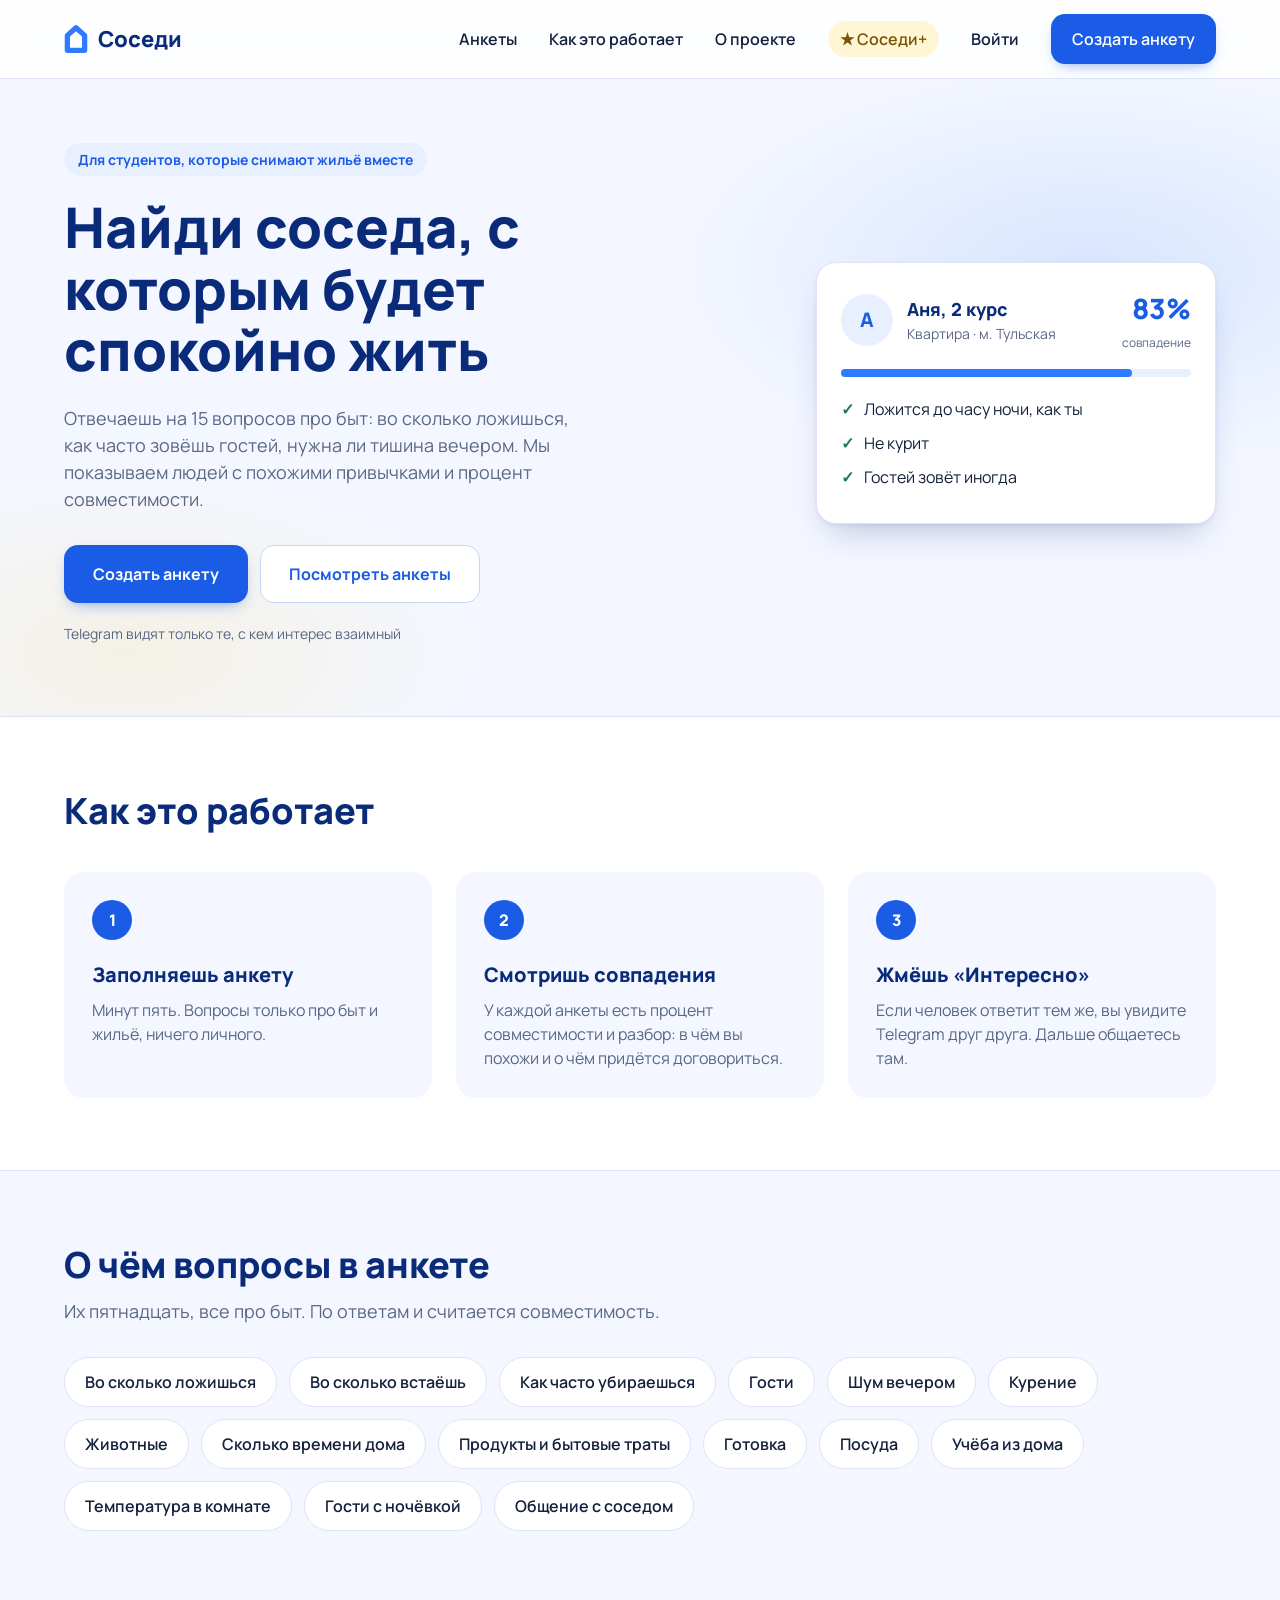
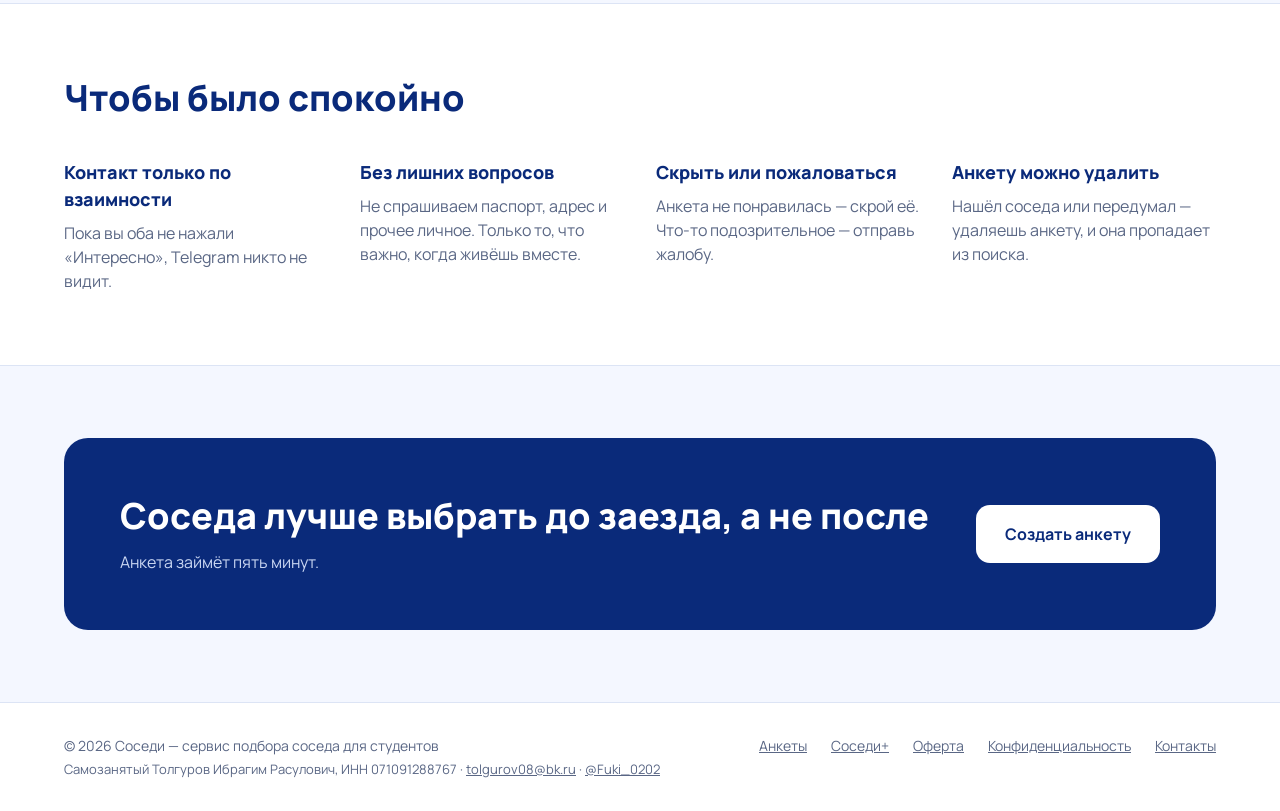
<file: docs/index.html>
<!DOCTYPE html>
<html lang="ru">
<head>
  <meta charset="UTF-8">
  <meta name="viewport" content="width=device-width, initial-scale=1.0">
  <title>Соседи — найди соседа для совместной аренды</title>
  <link rel="preconnect" href="https://fonts.googleapis.com">
  <link href="https://fonts.googleapis.com/css2?family=Manrope:wght@400;500;600;700;800&display=swap" rel="stylesheet">
  <link rel="stylesheet" href="css/style.css?v=7">
</head>
<body>

  <!-- Шапка сайта -->
  <header class="header">
    <div class="container header__inner">
      <a href="index.html" class="logo">
        <!-- домик как в логотипе команды 007 -->
        <svg width="24" height="30" viewBox="200 62 100 122" fill="none">
          <path d="M214 170 V108 L250 76 L286 108 V170 Z" stroke="#2F7BFF" stroke-width="22" stroke-linejoin="round"/>
        </svg>
        Соседи
      </a>

      <nav class="menu" id="menu">
        <a href="catalog.html">Анкеты</a>
        <a href="#how">Как это работает</a>
        <a href="about.html">О проекте</a>
        <a href="premium.html" class="menu__plus">★ Соседи+</a>
        <a href="login.html" id="login-link">Войти</a>
        <a href="anketa.html" class="btn btn--small">Создать анкету</a>
      </nav>

      <!-- кнопка меню, видна только на телефоне -->
      <button class="burger" id="burger" aria-label="Открыть меню">
        <span></span>
        <span></span>
        <span></span>
      </button>
    </div>
  </header>

  <main>

    <!-- Первый экран -->
    <section class="hero">
      <div class="container hero__inner">
        <div class="hero__text">
          <p class="label">Для студентов, которые снимают жильё вместе</p>
          <h1>Найди соседа, с которым будет спокойно жить</h1>
          <p class="hero__desc">
            Отвечаешь на 15 вопросов про быт: во сколько ложишься, как часто зовёшь гостей,
            нужна ли тишина вечером. Мы показываем людей с похожими привычками и процент совместимости.
          </p>
          <div class="hero__buttons">
            <a href="anketa.html" class="btn">Создать анкету</a>
            <a href="catalog.html" class="btn btn--light">Посмотреть анкеты</a>
          </div>
          <p class="hero__note">Telegram видят только те, с кем интерес взаимный</p>
        </div>

        <!-- пример карточки, чтобы сразу было понятно, что за сервис -->
        <div class="hero__card">
          <div class="card-top">
            <div class="person">
              <span class="avatar">А</span>
              <div>
                <p class="person__name">Аня, 2 курс</p>
                <p class="person__info">Квартира · м. Тульская</p>
              </div>
            </div>
            <div class="match">
              <span class="match__num">83%</span>
              <span class="match__text">совпадение</span>
            </div>
          </div>
          <div class="progress"><div class="progress__bar" style="width: 83%"></div></div>
          <ul class="checks">
            <li>Ложится до часу ночи, как ты</li>
            <li>Не курит</li>
            <li>Гостей зовёт иногда</li>
          </ul>
        </div>
      </div>
    </section>

    <!-- Как это работает -->
    <section class="section section--white" id="how">
      <div class="container">
        <h2>Как это работает</h2>
        <div class="steps">
          <div class="step">
            <span class="step__num">1</span>
            <h3>Заполняешь анкету</h3>
            <p>Минут пять. Вопросы только про быт и жильё, ничего личного.</p>
          </div>
          <div class="step">
            <span class="step__num">2</span>
            <h3>Смотришь совпадения</h3>
            <p>У каждой анкеты есть процент совместимости и разбор: в чём вы похожи и о чём придётся договориться.</p>
          </div>
          <div class="step">
            <span class="step__num">3</span>
            <h3>Жмёшь «Интересно»</h3>
            <p>Если человек ответит тем же, вы увидите Telegram друг друга. Дальше общаетесь там.</p>
          </div>
        </div>
      </div>
    </section>

    <!-- О чём вопросы -->
    <section class="section">
      <div class="container">
        <h2>О чём вопросы в анкете</h2>
        <p class="section__desc">Их пятнадцать, все про быт. По ответам и считается совместимость.</p>
        <ul class="chips">
          <li>Во сколько ложишься</li>
          <li>Во сколько встаёшь</li>
          <li>Как часто убираешься</li>
          <li>Гости</li>
          <li>Шум вечером</li>
          <li>Курение</li>
          <li>Животные</li>
          <li>Сколько времени дома</li>
          <li>Продукты и бытовые траты</li>
          <li>Готовка</li>
          <li>Посуда</li>
          <li>Учёба из дома</li>
          <li>Температура в комнате</li>
          <li>Гости с ночёвкой</li>
          <li>Общение с соседом</li>
        </ul>
      </div>
    </section>

    <!-- Безопасность -->
    <section class="section section--white">
      <div class="container">
        <h2>Чтобы было спокойно</h2>
        <div class="safety">
          <div>
            <h3>Контакт только по взаимности</h3>
            <p>Пока вы оба не нажали «Интересно», Telegram никто не видит.</p>
          </div>
          <div>
            <h3>Без лишних вопросов</h3>
            <p>Не спрашиваем паспорт, адрес и прочее личное. Только то, что важно, когда живёшь вместе.</p>
          </div>
          <div>
            <h3>Скрыть или пожаловаться</h3>
            <p>Анкета не понравилась — скрой её. Что-то подозрительное — отправь жалобу.</p>
          </div>
          <div>
            <h3>Анкету можно удалить</h3>
            <p>Нашёл соседа или передумал — удаляешь анкету, и она пропадает из поиска.</p>
          </div>
        </div>
      </div>
    </section>

    <!-- Призыв в конце -->
    <section class="section">
      <div class="container">
        <div class="cta">
          <div>
            <h2>Соседа лучше выбрать до заезда, а не после</h2>
            <p>Анкета займёт пять минут.</p>
          </div>
          <a href="anketa.html" class="btn btn--white">Создать анкету</a>
        </div>
      </div>
    </section>

  </main>

  <footer class="footer">
    <div class="container footer__inner">
      <div class="footer__legal">
        <p>© 2026 Соседи — сервис подбора соседа для студентов</p>
        <p class="footer__small">Самозанятый Толгуров Ибрагим Расулович, ИНН 071091288767 · <a href="mailto:tolgurov08@bk.ru">tolgurov08@bk.ru</a> · <a href="https://t.me/Fuki_0202">@Fuki_0202</a></p>
      </div>
      <div class="footer__links">
        <a href="catalog.html">Анкеты</a>
        <a href="premium.html">Соседи+</a>
        <a href="offer.html">Оферта</a>
        <a href="privacy.html">Конфиденциальность</a>
        <a href="contacts.html">Контакты</a>
      </div>
    </div>
  </footer>

  <script src="js/api.js?v=7"></script>
  <script src="js/main.js?v=7"></script>
</body>
</html>
</file>
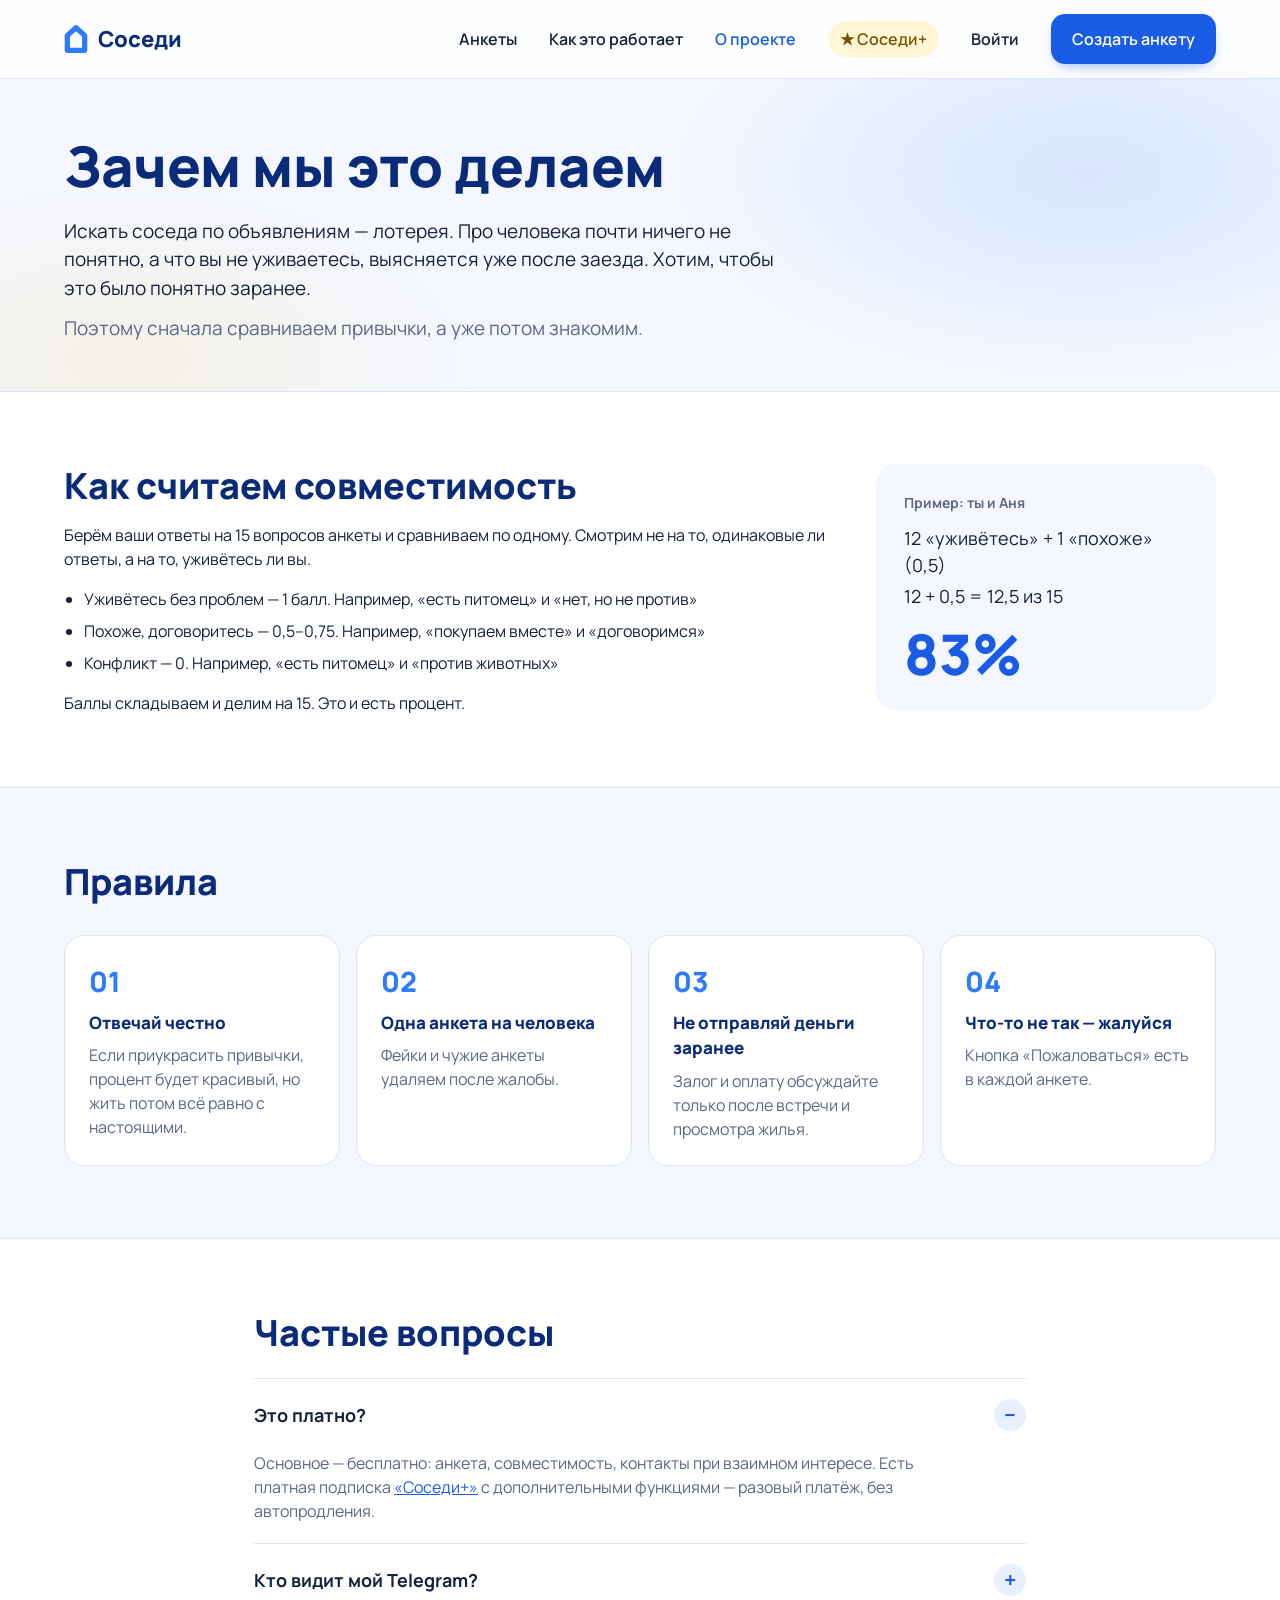
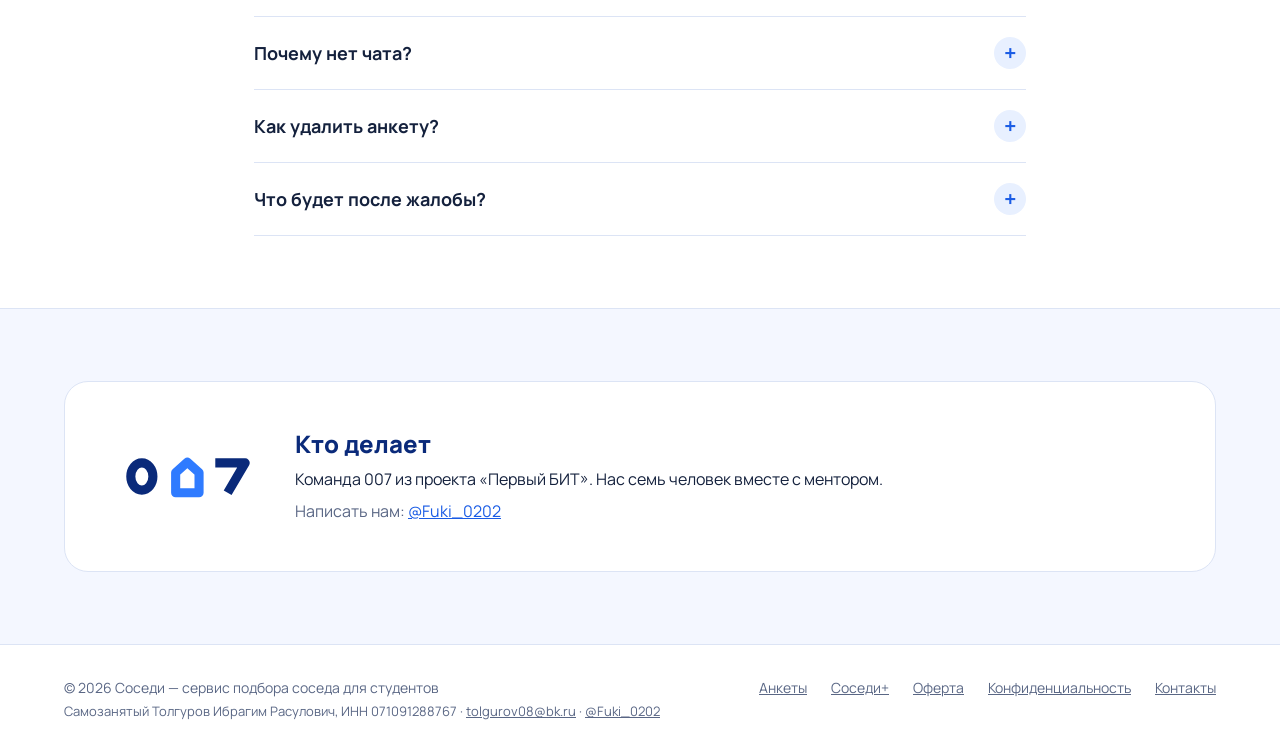
<file: docs/about.html>
<!DOCTYPE html>
<html lang="ru">
<head>
  <meta charset="UTF-8">
  <meta name="viewport" content="width=device-width, initial-scale=1.0">
  <title>О проекте — Соседи</title>
  <link rel="preconnect" href="https://fonts.googleapis.com">
  <link href="https://fonts.googleapis.com/css2?family=Manrope:wght@400;500;600;700;800&display=swap" rel="stylesheet">
  <link rel="stylesheet" href="css/style.css?v=7">
</head>
<body>

  <header class="header">
    <div class="container header__inner">
      <a href="index.html" class="logo">
        <svg width="24" height="30" viewBox="200 62 100 122" fill="none">
          <path d="M214 170 V108 L250 76 L286 108 V170 Z" stroke="#2F7BFF" stroke-width="22" stroke-linejoin="round"/>
        </svg>
        Соседи
      </a>
      <nav class="menu" id="menu">
        <a href="catalog.html">Анкеты</a>
        <a href="index.html#how">Как это работает</a>
        <a href="about.html" class="active">О проекте</a>
        <a href="premium.html" class="menu__plus">★ Соседи+</a>
        <a href="login.html" id="login-link">Войти</a>
        <a href="anketa.html" class="btn btn--small">Создать анкету</a>
      </nav>
      <button class="burger" id="burger" aria-label="Открыть меню">
        <span></span>
        <span></span>
        <span></span>
      </button>
    </div>
  </header>

  <main>
    <section class="hero hero--small">
      <div class="container">
        <h1>Зачем мы это делаем</h1>
        <p class="about__lead">Искать соседа по объявлениям — лотерея. Про человека почти ничего не понятно, а что вы не уживаетесь, выясняется уже после заезда. Хотим, чтобы это было понятно заранее.</p>
        <p class="about__lead about__lead--muted">Поэтому сначала сравниваем привычки, а уже потом знакомим.</p>
      </div>
    </section>

    <section class="section section--white">
      <div class="container about__formula">
        <div>
          <h2>Как считаем совместимость</h2>
          <p>Берём ваши ответы на 15 вопросов анкеты и сравниваем по одному. Смотрим не на то, одинаковые ли ответы, а на то, уживётесь ли вы.</p>
          <ul>
            <li>Уживётесь без проблем — 1 балл. Например, «есть питомец» и «нет, но не против»</li>
            <li>Похоже, договоритесь — 0,5–0,75. Например, «покупаем вместе» и «договоримся»</li>
            <li>Конфликт — 0. Например, «есть питомец» и «против животных»</li>
          </ul>
          <p>Баллы складываем и делим на 15. Это и есть процент.</p>
        </div>
        <div class="example">
          <p class="example__label">Пример: ты и Аня</p>
          <p>12 «уживётесь» + 1 «похоже» (0,5)</p>
          <p>12 + 0,5 = 12,5 из 15</p>
          <p class="big-percent">83%</p>
        </div>
      </div>
    </section>

    <section class="section">
      <div class="container">
        <h2>Правила</h2>
        <ol class="rules">
          <li>
            <span class="rules__num">01</span>
            <h3>Отвечай честно</h3>
            <p>Если приукрасить привычки, процент будет красивый, но жить потом всё равно с настоящими.</p>
          </li>
          <li>
            <span class="rules__num">02</span>
            <h3>Одна анкета на человека</h3>
            <p>Фейки и чужие анкеты удаляем после жалобы.</p>
          </li>
          <li>
            <span class="rules__num">03</span>
            <h3>Не отправляй деньги заранее</h3>
            <p>Залог и оплату обсуждайте только после встречи и просмотра жилья.</p>
          </li>
          <li>
            <span class="rules__num">04</span>
            <h3>Что-то не так — жалуйся</h3>
            <p>Кнопка «Пожаловаться» есть в каждой анкете.</p>
          </li>
        </ol>
      </div>
    </section>

    <section class="section section--white">
      <div class="container container--narrow">
        <h2>Частые вопросы</h2>
        <div class="faq">
          <details open>
            <summary>Это платно?</summary>
            <p>Основное — бесплатно: анкета, совместимость, контакты при взаимном интересе. Есть платная подписка <a href="premium.html">«Соседи+»</a> с дополнительными функциями — разовый платёж, без автопродления.</p>
          </details>
          <details>
            <summary>Кто видит мой Telegram?</summary>
            <p>Только человек, с которым интерес оказался взаимным. Остальные видят анкету без контактов.</p>
          </details>
          <details>
            <summary>Почему нет чата?</summary>
            <p>Не хотим хранить вашу переписку. Договориться и встретиться проще в Telegram.</p>
          </details>
          <details>
            <summary>Как удалить анкету?</summary>
            <p>Открой свою анкету и нажми «Удалить анкету». Она сразу пропадёт из поиска.</p>
          </details>
          <details>
            <summary>Что будет после жалобы?</summary>
            <p>Мы посмотрим анкету. Если она нарушает правила, скроем её.</p>
          </details>
        </div>
      </div>
    </section>

    <section class="section">
      <div class="container">
        <div class="team">
          <!-- логотип команды 007 -->
          <svg width="150" height="65" viewBox="22 20 460 200">
            <ellipse cx="110" cy="120" rx="34" ry="42" fill="none" stroke="#0a2a7a" stroke-width="28"/>
            <path d="M214 170 V108 L250 76 L286 108 V170 Z" fill="none" stroke="#2f7bff" stroke-width="28" stroke-linejoin="round"/>
            <path d="M336 78 H428 L374 170" fill="none" stroke="#0a2a7a" stroke-width="28" stroke-linejoin="round"/>
          </svg>
          <div>
            <h2>Кто делает</h2>
            <p>Команда 007 из проекта «Первый БИТ». Нас семь человек вместе с ментором.</p>
            <p class="team__contact">Написать нам: <a href="https://t.me/Fuki_0202">@Fuki_0202</a></p>
          </div>
        </div>
      </div>
    </section>
  </main>

  <footer class="footer">
    <div class="container footer__inner">
      <div class="footer__legal">
        <p>© 2026 Соседи — сервис подбора соседа для студентов</p>
        <p class="footer__small">Самозанятый Толгуров Ибрагим Расулович, ИНН 071091288767 · <a href="mailto:tolgurov08@bk.ru">tolgurov08@bk.ru</a> · <a href="https://t.me/Fuki_0202">@Fuki_0202</a></p>
      </div>
      <div class="footer__links">
        <a href="catalog.html">Анкеты</a>
        <a href="premium.html">Соседи+</a>
        <a href="offer.html">Оферта</a>
        <a href="privacy.html">Конфиденциальность</a>
        <a href="contacts.html">Контакты</a>
      </div>
    </div>
  </footer>

  <script src="js/api.js?v=7"></script>
  <script src="js/main.js?v=7"></script>
  <script src="js/about.js?v=7"></script>
</body>
</html>
</file>
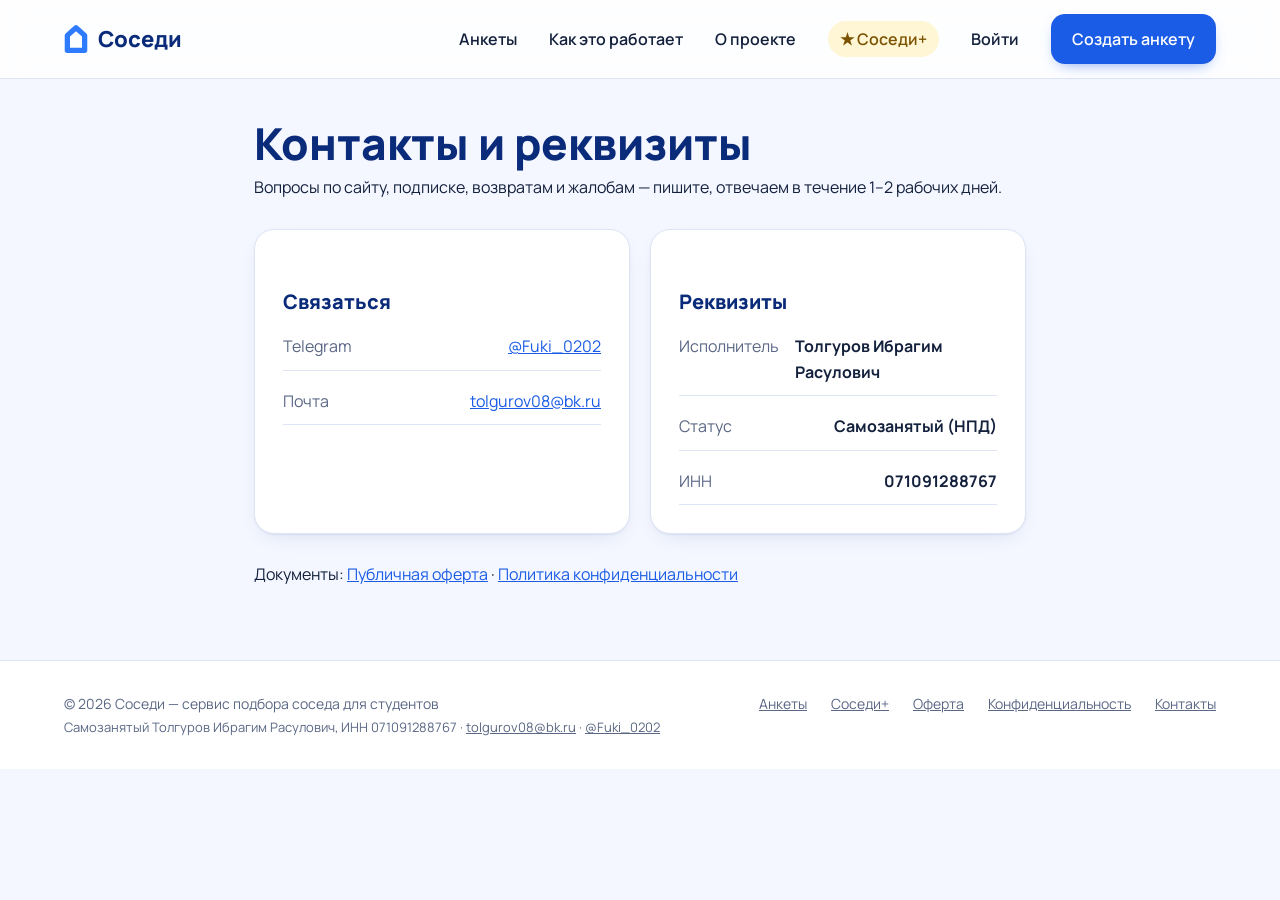
<file: docs/contacts.html>
<!DOCTYPE html>
<html lang="ru">
<head>
  <meta charset="UTF-8">
  <meta name="viewport" content="width=device-width, initial-scale=1.0">
  <title>Контакты и реквизиты — Соседи</title>
  <link rel="preconnect" href="https://fonts.googleapis.com">
  <link href="https://fonts.googleapis.com/css2?family=Manrope:wght@400;500;600;700;800&display=swap" rel="stylesheet">
  <link rel="stylesheet" href="css/style.css?v=7">
</head>
<body>

  <header class="header">
    <div class="container header__inner">
      <a href="index.html" class="logo">
        <svg width="24" height="30" viewBox="200 62 100 122" fill="none">
          <path d="M214 170 V108 L250 76 L286 108 V170 Z" stroke="#2F7BFF" stroke-width="22" stroke-linejoin="round"/>
        </svg>
        Соседи
      </a>
      <nav class="menu" id="menu">
        <a href="catalog.html">Анкеты</a>
        <a href="index.html#how">Как это работает</a>
        <a href="about.html">О проекте</a>
        <a href="premium.html" class="menu__plus">★ Соседи+</a>
        <a href="login.html" id="login-link">Войти</a>
        <a href="anketa.html" class="btn btn--small">Создать анкету</a>
      </nav>
      <button class="burger" id="burger" aria-label="Открыть меню">
        <span></span>
        <span></span>
        <span></span>
      </button>
    </div>
  </header>

  <main class="page">
    <div class="container container--narrow legal">
      <h1 class="page__title">Контакты и реквизиты</h1>
      <p class="page__desc">Вопросы по сайту, подписке, возвратам и жалобам — пишите, отвечаем в течение 1–2 рабочих дней.</p>

      <div class="contacts-grid">
        <section class="my-card">
          <h2>Связаться</h2>
          <p class="contacts__row"><span>Telegram</span><a href="https://t.me/Fuki_0202">@Fuki_0202</a></p>
          <p class="contacts__row"><span>Почта</span><a href="mailto:tolgurov08@bk.ru">tolgurov08@bk.ru</a></p>
        </section>
        <section class="my-card">
          <h2>Реквизиты</h2>
          <p class="contacts__row"><span>Исполнитель</span><b>Толгуров Ибрагим Расулович</b></p>
          <p class="contacts__row"><span>Статус</span><b>Самозанятый (НПД)</b></p>
          <p class="contacts__row"><span>ИНН</span><b>071091288767</b></p>
        </section>
      </div>

      <p class="legal__links">Документы: <a href="offer.html">Публичная оферта</a> · <a href="privacy.html">Политика конфиденциальности</a></p>
    </div>
  </main>

  <footer class="footer">
    <div class="container footer__inner">
      <div class="footer__legal">
        <p>© 2026 Соседи — сервис подбора соседа для студентов</p>
        <p class="footer__small">Самозанятый Толгуров Ибрагим Расулович, ИНН 071091288767 · <a href="mailto:tolgurov08@bk.ru">tolgurov08@bk.ru</a> · <a href="https://t.me/Fuki_0202">@Fuki_0202</a></p>
      </div>
      <div class="footer__links">
        <a href="catalog.html">Анкеты</a>
        <a href="premium.html">Соседи+</a>
        <a href="offer.html">Оферта</a>
        <a href="privacy.html">Конфиденциальность</a>
        <a href="contacts.html">Контакты</a>
      </div>
    </div>
  </footer>

  <script src="js/api.js?v=7"></script>
  <script src="js/main.js?v=7"></script>
</body>
</html>
</file>
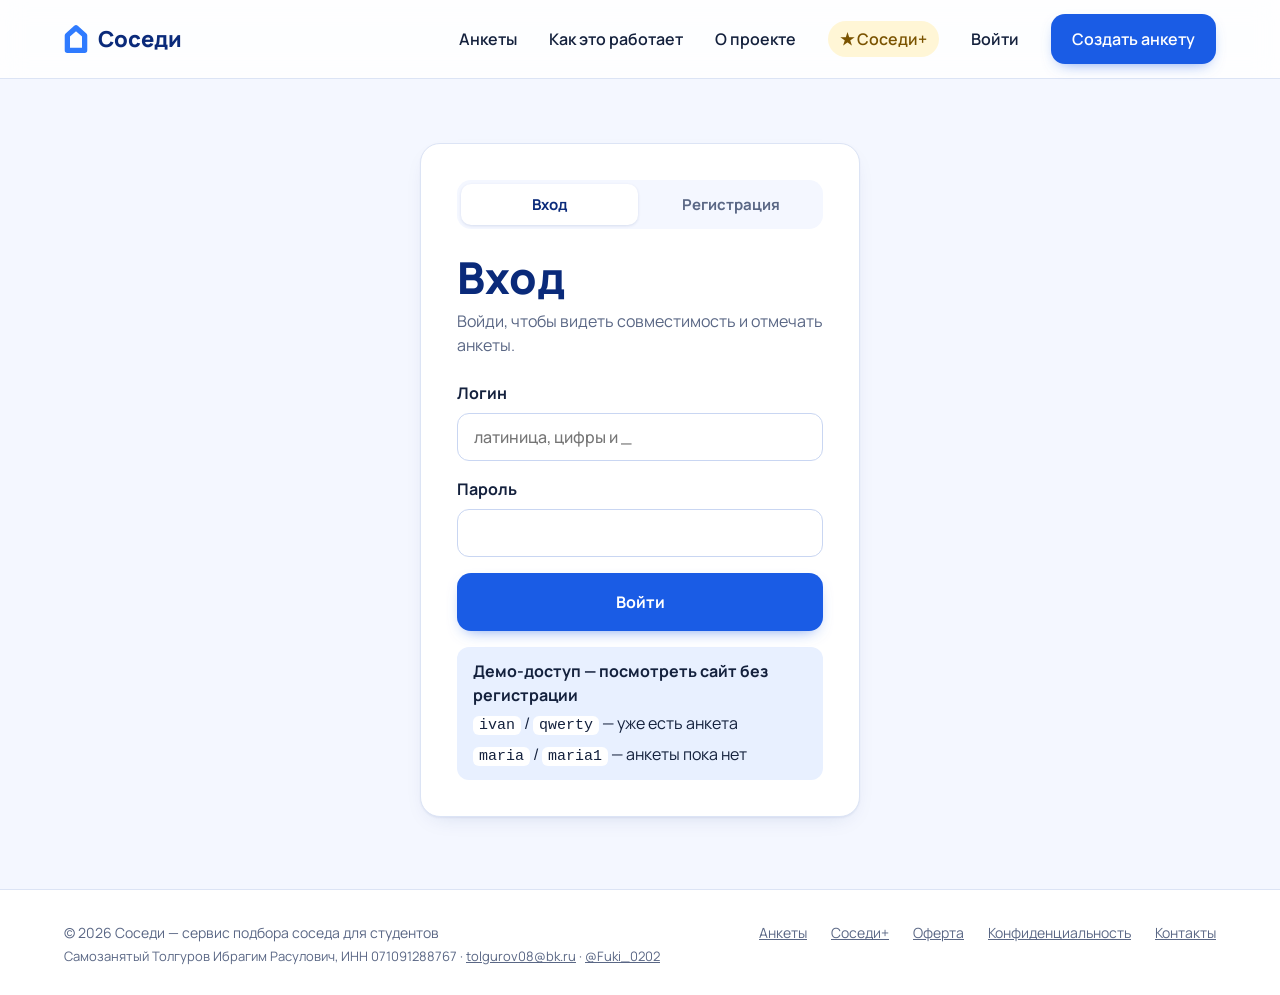
<file: docs/login.html>
<!DOCTYPE html>
<html lang="ru">
<head>
  <meta charset="UTF-8">
  <meta name="viewport" content="width=device-width, initial-scale=1.0">
  <title>Вход — Соседи</title>
  <link rel="preconnect" href="https://fonts.googleapis.com">
  <link href="https://fonts.googleapis.com/css2?family=Manrope:wght@400;500;600;700;800&display=swap" rel="stylesheet">
  <link rel="stylesheet" href="css/style.css?v=7">
</head>
<body>

  <header class="header">
    <div class="container header__inner">
      <a href="index.html" class="logo">
        <svg width="24" height="30" viewBox="200 62 100 122" fill="none">
          <path d="M214 170 V108 L250 76 L286 108 V170 Z" stroke="#2F7BFF" stroke-width="22" stroke-linejoin="round"/>
        </svg>
        Соседи
      </a>
      <nav class="menu" id="menu">
        <a href="catalog.html">Анкеты</a>
        <a href="index.html#how">Как это работает</a>
        <a href="about.html">О проекте</a>
        <a href="premium.html" class="menu__plus">★ Соседи+</a>
        <a href="login.html" id="login-link">Войти</a>
        <a href="anketa.html" class="btn btn--small">Создать анкету</a>
      </nav>
      <button class="burger" id="burger" aria-label="Открыть меню">
        <span></span>
        <span></span>
        <span></span>
      </button>
    </div>
  </header>

  <main class="page">
    <div class="container">
      <div class="login-card">
        <div class="auth-tabs" role="tablist">
          <button type="button" class="auth-tabs__btn auth-tabs__btn--active" id="tab-login">Вход</button>
          <button type="button" class="auth-tabs__btn" id="tab-register">Регистрация</button>
        </div>

        <h1 class="page__title" id="auth-title">Вход</h1>
        <p class="page__desc" id="auth-desc">Войди, чтобы видеть совместимость и отмечать анкеты.</p>

        <form id="login-form" class="login-form" novalidate>
          <label class="field" id="name-field" hidden>
            Как тебя зовут
            <input type="text" id="reg-name" maxlength="40" autocomplete="given-name" placeholder="Например, Аня">
          </label>
          <label class="field">
            Логин
            <input type="text" id="login" autocomplete="username" placeholder="латиница, цифры и _">
          </label>
          <label class="field">
            Пароль
            <input type="password" id="password" autocomplete="current-password">
            <span class="field__hint" id="password-hint" hidden>Минимум 8 символов, не «12345678» и не логин</span>
          </label>
          <label class="checkbox" id="consent-field" hidden>
            <input type="checkbox" id="consent">
            <span>Принимаю <a href="offer.html" target="_blank">оферту</a> и даю согласие на обработку данных по <a href="privacy.html" target="_blank">политике конфиденциальности</a></span>
          </label>
          <p class="form-error" id="login-error" hidden></p>
          <button type="submit" class="btn" id="login-btn">Войти</button>
        </form>

        <div class="info-bar" id="demo-accounts">
          <p><b>Демо-доступ — посмотреть сайт без регистрации</b></p>
          <p><code>ivan</code> / <code>qwerty</code> — уже есть анкета</p>
          <p><code>maria</code> / <code>maria1</code> — анкеты пока нет</p>
        </div>
      </div>
    </div>
  </main>

  <footer class="footer">
    <div class="container footer__inner">
      <div class="footer__legal">
        <p>© 2026 Соседи — сервис подбора соседа для студентов</p>
        <p class="footer__small">Самозанятый Толгуров Ибрагим Расулович, ИНН 071091288767 · <a href="mailto:tolgurov08@bk.ru">tolgurov08@bk.ru</a> · <a href="https://t.me/Fuki_0202">@Fuki_0202</a></p>
      </div>
      <div class="footer__links">
        <a href="catalog.html">Анкеты</a>
        <a href="premium.html">Соседи+</a>
        <a href="offer.html">Оферта</a>
        <a href="privacy.html">Конфиденциальность</a>
        <a href="contacts.html">Контакты</a>
      </div>
    </div>
  </footer>

  <script src="js/api.js?v=7"></script>
  <script src="js/main.js?v=7"></script>
  <script src="js/login.js?v=7"></script>
</body>
</html>
</file>
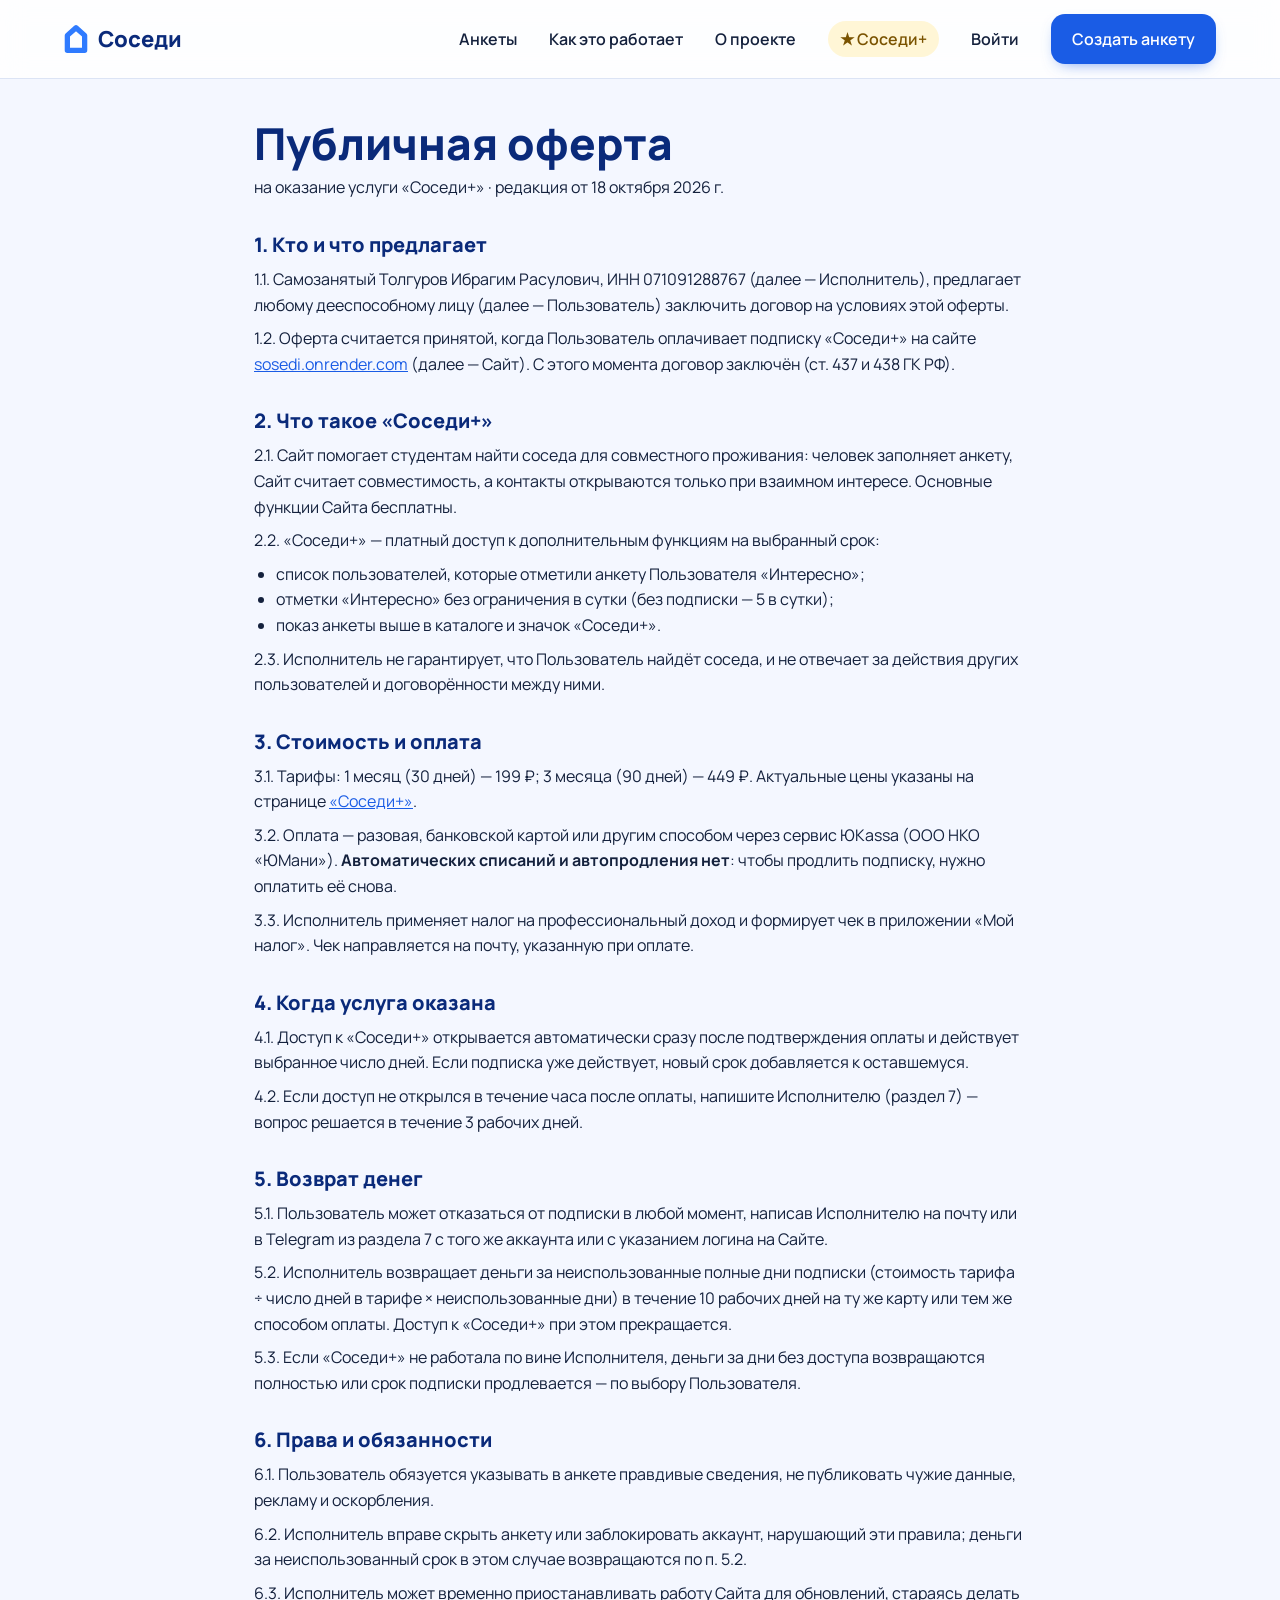
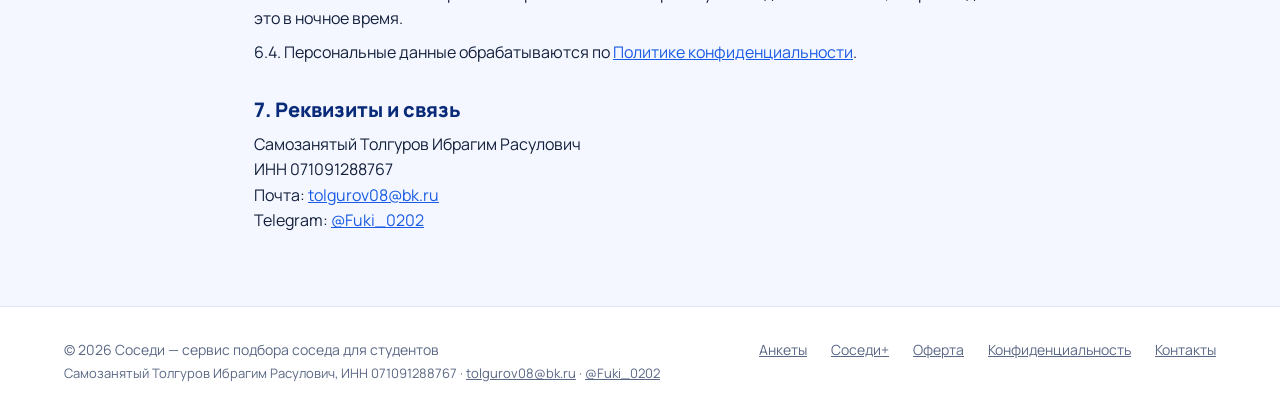
<file: docs/offer.html>
<!DOCTYPE html>
<html lang="ru">
<head>
  <meta charset="UTF-8">
  <meta name="viewport" content="width=device-width, initial-scale=1.0">
  <title>Публичная оферта — Соседи</title>
  <link rel="preconnect" href="https://fonts.googleapis.com">
  <link href="https://fonts.googleapis.com/css2?family=Manrope:wght@400;500;600;700;800&display=swap" rel="stylesheet">
  <link rel="stylesheet" href="css/style.css?v=7">
</head>
<body>

  <header class="header">
    <div class="container header__inner">
      <a href="index.html" class="logo">
        <svg width="24" height="30" viewBox="200 62 100 122" fill="none">
          <path d="M214 170 V108 L250 76 L286 108 V170 Z" stroke="#2F7BFF" stroke-width="22" stroke-linejoin="round"/>
        </svg>
        Соседи
      </a>
      <nav class="menu" id="menu">
        <a href="catalog.html">Анкеты</a>
        <a href="index.html#how">Как это работает</a>
        <a href="about.html">О проекте</a>
        <a href="premium.html" class="menu__plus">★ Соседи+</a>
        <a href="login.html" id="login-link">Войти</a>
        <a href="anketa.html" class="btn btn--small">Создать анкету</a>
      </nav>
      <button class="burger" id="burger" aria-label="Открыть меню">
        <span></span>
        <span></span>
        <span></span>
      </button>
    </div>
  </header>

  <main class="page">
    <div class="container container--narrow legal">
      <h1 class="page__title">Публичная оферта</h1>
      <p class="legal__date">на оказание услуги «Соседи+» · редакция от 18 октября 2026 г.</p>

      <h2>1. Кто и что предлагает</h2>
      <p>1.1. Самозанятый Толгуров Ибрагим Расулович, ИНН 071091288767 (далее — Исполнитель), предлагает любому дееспособному лицу (далее — Пользователь) заключить договор на условиях этой оферты.</p>
      <p>1.2. Оферта считается принятой, когда Пользователь оплачивает подписку «Соседи+» на сайте <a href="https://sosedi.onrender.com/site/">sosedi.onrender.com</a> (далее — Сайт). С этого момента договор заключён (ст. 437 и 438 ГК РФ).</p>

      <h2>2. Что такое «Соседи+»</h2>
      <p>2.1. Сайт помогает студентам найти соседа для совместного проживания: человек заполняет анкету, Сайт считает совместимость, а контакты открываются только при взаимном интересе. Основные функции Сайта бесплатны.</p>
      <p>2.2. «Соседи+» — платный доступ к дополнительным функциям на выбранный срок:</p>
      <ul>
        <li>список пользователей, которые отметили анкету Пользователя «Интересно»;</li>
        <li>отметки «Интересно» без ограничения в сутки (без подписки — 5 в сутки);</li>
        <li>показ анкеты выше в каталоге и значок «Соседи+».</li>
      </ul>
      <p>2.3. Исполнитель не гарантирует, что Пользователь найдёт соседа, и не отвечает за действия других пользователей и договорённости между ними.</p>

      <h2>3. Стоимость и оплата</h2>
      <p>3.1. Тарифы: 1 месяц (30 дней) — 199 ₽; 3 месяца (90 дней) — 449 ₽. Актуальные цены указаны на странице <a href="premium.html">«Соседи+»</a>.</p>
      <p>3.2. Оплата — разовая, банковской картой или другим способом через сервис ЮKassa (ООО НКО «ЮМани»). <b>Автоматических списаний и автопродления нет</b>: чтобы продлить подписку, нужно оплатить её снова.</p>
      <p>3.3. Исполнитель применяет налог на профессиональный доход и формирует чек в приложении «Мой налог». Чек направляется на почту, указанную при оплате.</p>

      <h2>4. Когда услуга оказана</h2>
      <p>4.1. Доступ к «Соседи+» открывается автоматически сразу после подтверждения оплаты и действует выбранное число дней. Если подписка уже действует, новый срок добавляется к оставшемуся.</p>
      <p>4.2. Если доступ не открылся в течение часа после оплаты, напишите Исполнителю (раздел 7) — вопрос решается в течение 3 рабочих дней.</p>

      <h2>5. Возврат денег</h2>
      <p>5.1. Пользователь может отказаться от подписки в любой момент, написав Исполнителю на почту или в Telegram из раздела 7 с того же аккаунта или с указанием логина на Сайте.</p>
      <p>5.2. Исполнитель возвращает деньги за неиспользованные полные дни подписки (стоимость тарифа ÷ число дней в тарифе × неиспользованные дни) в течение 10 рабочих дней на ту же карту или тем же способом оплаты. Доступ к «Соседи+» при этом прекращается.</p>
      <p>5.3. Если «Соседи+» не работала по вине Исполнителя, деньги за дни без доступа возвращаются полностью или срок подписки продлевается — по выбору Пользователя.</p>

      <h2>6. Права и обязанности</h2>
      <p>6.1. Пользователь обязуется указывать в анкете правдивые сведения, не публиковать чужие данные, рекламу и оскорбления.</p>
      <p>6.2. Исполнитель вправе скрыть анкету или заблокировать аккаунт, нарушающий эти правила; деньги за неиспользованный срок в этом случае возвращаются по п. 5.2.</p>
      <p>6.3. Исполнитель может временно приостанавливать работу Сайта для обновлений, стараясь делать это в ночное время.</p>
      <p>6.4. Персональные данные обрабатываются по <a href="privacy.html">Политике конфиденциальности</a>.</p>

      <h2>7. Реквизиты и связь</h2>
      <p>Самозанятый Толгуров Ибрагим Расулович<br>ИНН 071091288767<br>Почта: <a href="mailto:tolgurov08@bk.ru">tolgurov08@bk.ru</a><br>Telegram: <a href="https://t.me/Fuki_0202">@Fuki_0202</a></p>
    </div>
  </main>

  <footer class="footer">
    <div class="container footer__inner">
      <div class="footer__legal">
        <p>© 2026 Соседи — сервис подбора соседа для студентов</p>
        <p class="footer__small">Самозанятый Толгуров Ибрагим Расулович, ИНН 071091288767 · <a href="mailto:tolgurov08@bk.ru">tolgurov08@bk.ru</a> · <a href="https://t.me/Fuki_0202">@Fuki_0202</a></p>
      </div>
      <div class="footer__links">
        <a href="catalog.html">Анкеты</a>
        <a href="premium.html">Соседи+</a>
        <a href="offer.html">Оферта</a>
        <a href="privacy.html">Конфиденциальность</a>
        <a href="contacts.html">Контакты</a>
      </div>
    </div>
  </footer>

  <script src="js/api.js?v=7"></script>
  <script src="js/main.js?v=7"></script>
</body>
</html>
</file>
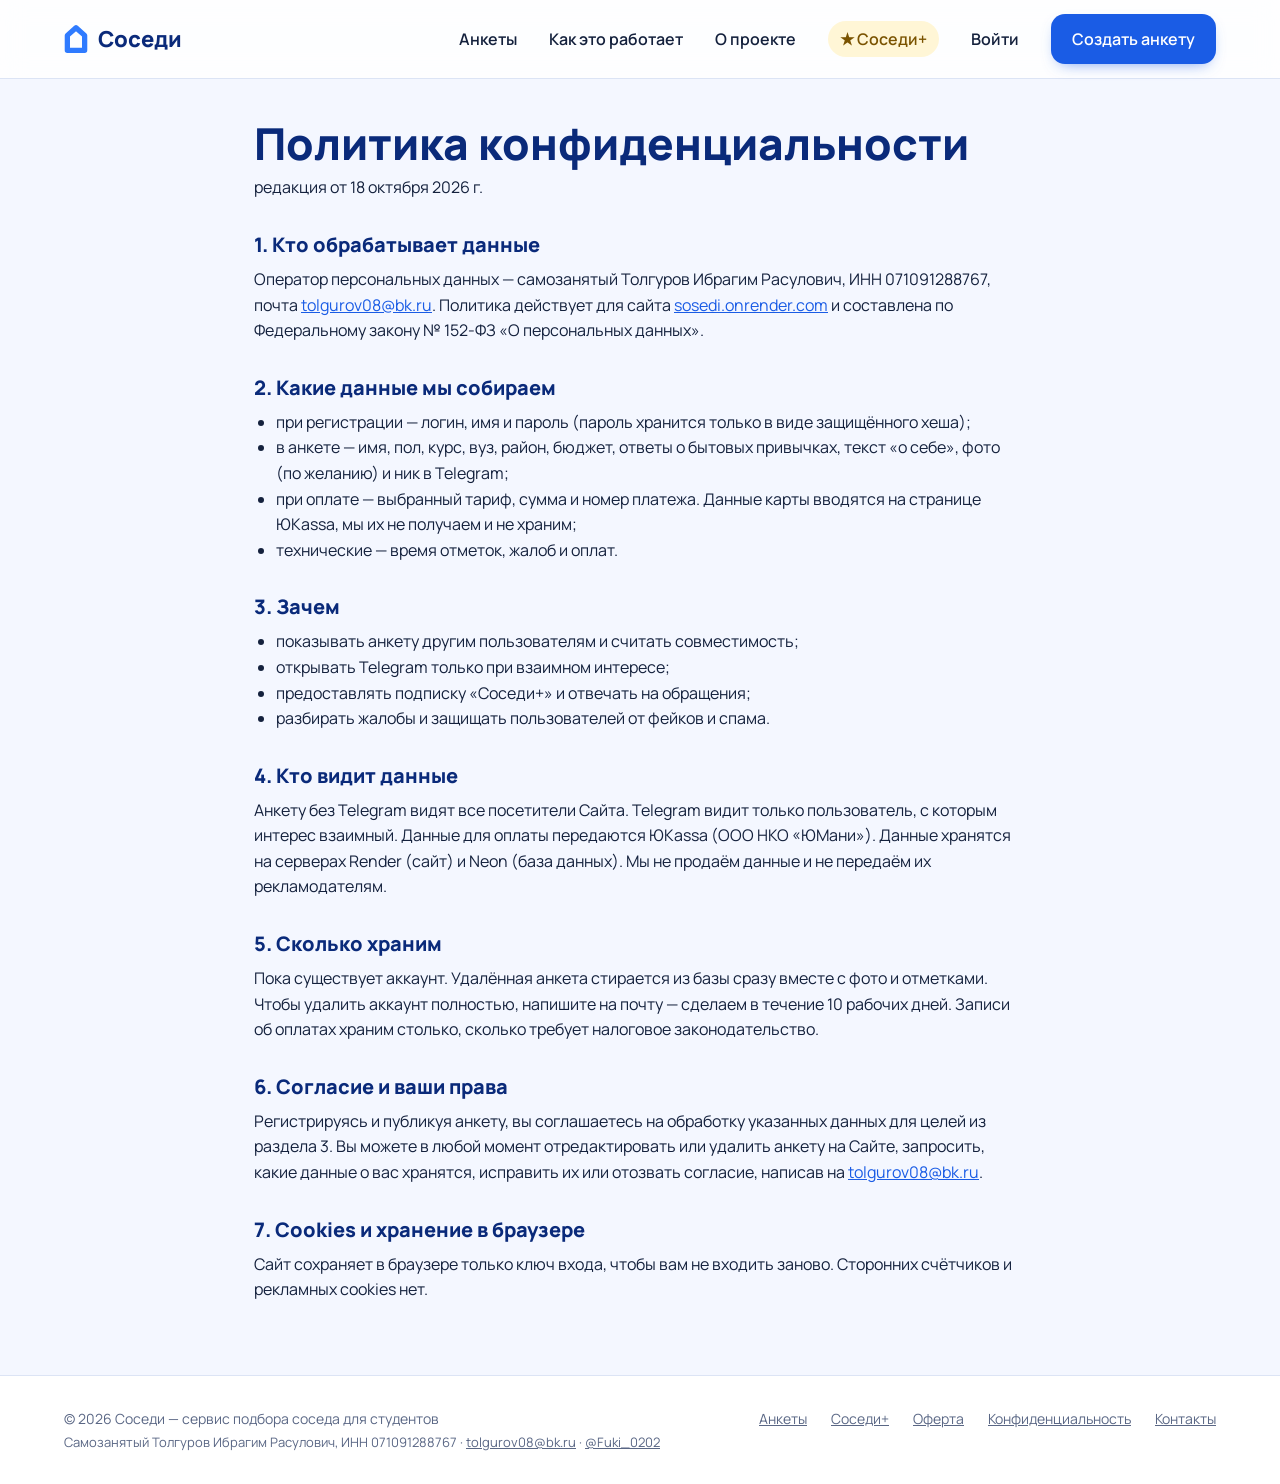
<file: docs/privacy.html>
<!DOCTYPE html>
<html lang="ru">
<head>
  <meta charset="UTF-8">
  <meta name="viewport" content="width=device-width, initial-scale=1.0">
  <title>Политика конфиденциальности — Соседи</title>
  <link rel="preconnect" href="https://fonts.googleapis.com">
  <link href="https://fonts.googleapis.com/css2?family=Manrope:wght@400;500;600;700;800&display=swap" rel="stylesheet">
  <link rel="stylesheet" href="css/style.css?v=7">
</head>
<body>

  <header class="header">
    <div class="container header__inner">
      <a href="index.html" class="logo">
        <svg width="24" height="30" viewBox="200 62 100 122" fill="none">
          <path d="M214 170 V108 L250 76 L286 108 V170 Z" stroke="#2F7BFF" stroke-width="22" stroke-linejoin="round"/>
        </svg>
        Соседи
      </a>
      <nav class="menu" id="menu">
        <a href="catalog.html">Анкеты</a>
        <a href="index.html#how">Как это работает</a>
        <a href="about.html">О проекте</a>
        <a href="premium.html" class="menu__plus">★ Соседи+</a>
        <a href="login.html" id="login-link">Войти</a>
        <a href="anketa.html" class="btn btn--small">Создать анкету</a>
      </nav>
      <button class="burger" id="burger" aria-label="Открыть меню">
        <span></span>
        <span></span>
        <span></span>
      </button>
    </div>
  </header>

  <main class="page">
    <div class="container container--narrow legal">
      <h1 class="page__title">Политика конфиденциальности</h1>
      <p class="legal__date">редакция от 18 октября 2026 г.</p>

      <h2>1. Кто обрабатывает данные</h2>
      <p>Оператор персональных данных — самозанятый Толгуров Ибрагим Расулович, ИНН 071091288767, почта <a href="mailto:tolgurov08@bk.ru">tolgurov08@bk.ru</a>. Политика действует для сайта <a href="https://sosedi.onrender.com/site/">sosedi.onrender.com</a> и составлена по Федеральному закону № 152-ФЗ «О персональных данных».</p>

      <h2>2. Какие данные мы собираем</h2>
      <ul>
        <li>при регистрации — логин, имя и пароль (пароль хранится только в виде защищённого хеша);</li>
        <li>в анкете — имя, пол, курс, вуз, район, бюджет, ответы о бытовых привычках, текст «о себе», фото (по желанию) и ник в Telegram;</li>
        <li>при оплате — выбранный тариф, сумма и номер платежа. Данные карты вводятся на странице ЮKassa, мы их не получаем и не храним;</li>
        <li>технические — время отметок, жалоб и оплат.</li>
      </ul>

      <h2>3. Зачем</h2>
      <ul>
        <li>показывать анкету другим пользователям и считать совместимость;</li>
        <li>открывать Telegram только при взаимном интересе;</li>
        <li>предоставлять подписку «Соседи+» и отвечать на обращения;</li>
        <li>разбирать жалобы и защищать пользователей от фейков и спама.</li>
      </ul>

      <h2>4. Кто видит данные</h2>
      <p>Анкету без Telegram видят все посетители Сайта. Telegram видит только пользователь, с которым интерес взаимный. Данные для оплаты передаются ЮKassa (ООО НКО «ЮМани»). Данные хранятся на серверах Render (сайт) и Neon (база данных). Мы не продаём данные и не передаём их рекламодателям.</p>

      <h2>5. Сколько храним</h2>
      <p>Пока существует аккаунт. Удалённая анкета стирается из базы сразу вместе с фото и отметками. Чтобы удалить аккаунт полностью, напишите на почту — сделаем в течение 10 рабочих дней. Записи об оплатах храним столько, сколько требует налоговое законодательство.</p>

      <h2>6. Согласие и ваши права</h2>
      <p>Регистрируясь и публикуя анкету, вы соглашаетесь на обработку указанных данных для целей из раздела 3. Вы можете в любой момент отредактировать или удалить анкету на Сайте, запросить, какие данные о вас хранятся, исправить их или отозвать согласие, написав на <a href="mailto:tolgurov08@bk.ru">tolgurov08@bk.ru</a>.</p>

      <h2>7. Cookies и хранение в браузере</h2>
      <p>Сайт сохраняет в браузере только ключ входа, чтобы вам не входить заново. Сторонних счётчиков и рекламных cookies нет.</p>
    </div>
  </main>

  <footer class="footer">
    <div class="container footer__inner">
      <div class="footer__legal">
        <p>© 2026 Соседи — сервис подбора соседа для студентов</p>
        <p class="footer__small">Самозанятый Толгуров Ибрагим Расулович, ИНН 071091288767 · <a href="mailto:tolgurov08@bk.ru">tolgurov08@bk.ru</a> · <a href="https://t.me/Fuki_0202">@Fuki_0202</a></p>
      </div>
      <div class="footer__links">
        <a href="catalog.html">Анкеты</a>
        <a href="premium.html">Соседи+</a>
        <a href="offer.html">Оферта</a>
        <a href="privacy.html">Конфиденциальность</a>
        <a href="contacts.html">Контакты</a>
      </div>
    </div>
  </footer>

  <script src="js/api.js?v=7"></script>
  <script src="js/main.js?v=7"></script>
</body>
</html>
</file>
<file: docs/css/style.css>
/* ===== Переменные: цвета, скругления ===== */
/* если захотим поменять цвет, меняем только здесь */
:root {
  --primary: #1A5CE5;       /* кнопки, ссылки */
  --primary-hover: #1450C8; /* кнопка при наведении */
  --brand: #2F7BFF;         /* синий из логотипа */
  --navy: #0A2A7A;          /* заголовки */
  --text: #14213D;
  --muted: #5A6785;         /* серый текст */
  --bg: #F4F7FF;            /* фон страницы */
  --white: #FFFFFF;
  --light-blue: #E8F0FF;
  --border: #DCE4F5;
  --green: #1C7C54;

  --radius: 12px;      /* кнопки */
  --radius-big: 20px;  /* карточки */
}

/* ===== Общее ===== */
* {
  box-sizing: border-box;
}

/* элементы с атрибутом hidden точно прячем (их показывает/прячет js) */
[hidden] {
  display: none !important;
}

body {
  margin: 0;
  font-family: "Manrope", Arial, sans-serif;
  font-size: 16px;
  line-height: 1.5;
  color: var(--text);
  background: var(--bg);
}

h1, h2, h3 {
  color: var(--navy);
  font-weight: 800;
  margin: 0;
}

h1 {
  font-size: 56px;
  line-height: 1.1;
}

h2 {
  font-size: 36px;
  line-height: 1.2;
}

h3 {
  font-size: 20px;
  margin-bottom: 8px;
}

p {
  margin: 0;
}

a {
  color: var(--primary);
}

/* контейнер, чтобы контент не растягивался на весь экран */
.container {
  max-width: 1200px;
  margin: 0 auto;
  padding: 0 24px;
}

/* ===== Кнопки ===== */
.btn {
  display: inline-block;
  padding: 16px 28px;
  background: var(--primary);
  color: var(--white);
  border: 1px solid transparent;
  border-radius: var(--radius);
  font-family: inherit;
  font-size: 16px;
  font-weight: 700;
  line-height: 1.5;
  text-decoration: none;
  cursor: pointer;
  transition: background 0.2s;
}

.btn:hover {
  background: var(--primary-hover);
}

.btn:active {
  transform: scale(0.98);
}

.btn--small {
  padding: 12px 20px;
}

.btn--light {
  background: var(--white);
  color: var(--primary);
  border: 1px solid #C9D6F2;
}

.btn--light:hover {
  background: var(--light-blue);
}

.btn--white {
  background: var(--white);
  color: var(--navy);
}

.btn--white:hover {
  background: var(--light-blue);
}

/* ===== Шапка ===== */
.header {
  background: var(--white);
  border-bottom: 1px solid var(--border);
}

.header__inner {
  display: flex;
  align-items: center;
  justify-content: space-between;
  padding-top: 14px;
  padding-bottom: 14px;
}

.logo {
  display: flex;
  align-items: center;
  gap: 10px;
  font-size: 22px;
  font-weight: 800;
  color: var(--navy);
  text-decoration: none;
}

.menu {
  display: flex;
  align-items: center;
  gap: 32px;
}

.menu a {
  color: var(--text);
  font-weight: 600;
  text-decoration: none;
}

.menu a:hover,
.menu a.active {
  color: var(--primary);
}

.menu .btn {
  color: var(--white);
}

/* бургер прячем на компьютере */
.burger {
  display: none;
  width: 44px;
  height: 44px;
  padding: 10px;
  background: var(--white);
  border: 1px solid var(--border);
  border-radius: var(--radius);
  cursor: pointer;
}

.burger span {
  display: block;
  height: 2px;
  margin: 5px 0;
  background: var(--navy);
}

/* ===== Первый экран ===== */
.hero {
  padding: 64px 0 72px;
}

.hero__inner {
  display: flex;
  align-items: center;
  gap: 48px;
}

.hero__text {
  flex: 1;
}

.label {
  display: inline-block;
  margin-bottom: 20px;
  padding: 6px 14px;
  background: var(--light-blue);
  color: var(--primary);
  border-radius: 999px;
  font-size: 14px;
  font-weight: 700;
}

.hero__desc {
  margin-top: 24px;
  font-size: 18px;
  color: var(--muted);
  max-width: 520px;
}

.hero__buttons {
  display: flex;
  gap: 12px;
  margin-top: 32px;
}

.hero__note {
  margin-top: 20px;
  font-size: 14px;
  color: var(--muted);
}

/* карточка справа */
.hero__card {
  flex: 0 0 400px;
  padding: 24px;
  background: var(--white);
  border: 1px solid var(--border);
  border-radius: var(--radius-big);
  box-shadow: 0 24px 48px -24px rgba(10, 42, 122, 0.3);
}

.card-top {
  display: flex;
  justify-content: space-between;
  align-items: center;
}

.person {
  display: flex;
  align-items: center;
  gap: 14px;
}

.avatar {
  width: 52px;
  height: 52px;
  border-radius: 50%;
  background: var(--light-blue);
  color: var(--primary);
  display: flex;
  align-items: center;
  justify-content: center;
  font-size: 20px;
  font-weight: 800;
}

.person__name {
  font-weight: 800;
  font-size: 18px;
  color: var(--navy);
}

.person__info {
  font-size: 14px;
  color: var(--muted);
}

.match {
  text-align: right;
}

.match__num {
  display: block;
  font-size: 28px;
  font-weight: 800;
  color: var(--primary);
}

.match__text {
  font-size: 12px;
  color: var(--muted);
}

.progress {
  height: 8px;
  margin-top: 16px;
  background: var(--light-blue);
  border-radius: 999px;
}

.progress__bar {
  height: 100%;
  background: var(--brand);
  border-radius: 999px;
}

.checks {
  list-style: none;
  margin: 20px 0 0;
  padding: 0;
}

.checks li {
  margin-bottom: 10px;
}

.checks li::before {
  content: "✓";
  margin-right: 10px;
  color: var(--green);
  font-weight: 800;
}

/* ===== Секции ===== */
.section {
  padding: 72px 0;
}

.section--white {
  background: var(--white);
  border-top: 1px solid var(--border);
  border-bottom: 1px solid var(--border);
}

.section__desc {
  margin-top: 12px;
  font-size: 18px;
  color: var(--muted);
}

/* три шага */
.steps {
  display: grid;
  grid-template-columns: repeat(3, 1fr);
  gap: 24px;
  margin-top: 40px;
}

.step {
  padding: 28px;
  background: var(--bg);
  border-radius: var(--radius-big);
}

.step__num {
  display: flex;
  align-items: center;
  justify-content: center;
  width: 40px;
  height: 40px;
  margin-bottom: 20px;
  background: var(--primary);
  color: var(--white);
  border-radius: 50%;
  font-weight: 800;
}

.step p,
.safety p {
  color: var(--muted);
}

/* список вопросов */
.chips {
  list-style: none;
  display: flex;
  flex-wrap: wrap;
  gap: 12px;
  margin: 32px 0 0;
  padding: 0;
}

.chips li {
  padding: 12px 20px;
  background: var(--white);
  border: 1px solid var(--border);
  border-radius: 999px;
  font-weight: 600;
}

/* безопасность */
.safety {
  display: grid;
  grid-template-columns: repeat(4, 1fr);
  gap: 32px;
  margin-top: 40px;
}

.safety h3 {
  font-size: 18px;
}

/* синий блок в конце */
.cta {
  display: flex;
  justify-content: space-between;
  align-items: center;
  gap: 24px;
  padding: 56px;
  background: var(--navy);
  border-radius: 24px;
}

.cta h2 {
  color: var(--white);
}

.cta p {
  margin-top: 12px;
  color: #C9D6F2;
}

/* ===== Подвал ===== */
.footer {
  background: var(--white);
  border-top: 1px solid var(--border);
  font-size: 14px;
  color: var(--muted);
}

.footer__inner {
  display: flex;
  justify-content: space-between;
  padding-top: 32px;
  padding-bottom: 32px;
  gap: 24px;
}

.footer__links {
  display: flex;
  gap: 24px;
}

.footer a {
  color: var(--muted);
}

/* ===== Планшет ===== */
@media (max-width: 1024px) {
  h1 {
    font-size: 44px;
  }

  .hero__inner {
    flex-direction: column;
    align-items: flex-start;
  }

  .hero__card {
    flex-basis: auto;
    width: 100%;
    max-width: 420px;
  }

  .safety {
    grid-template-columns: repeat(2, 1fr);
  }
}

/* ===== Телефон ===== */
@media (max-width: 768px) {
  h1 {
    font-size: 36px;
  }

  h2 {
    font-size: 28px;
  }

  /* меню прячем и показываем бургер */
  .burger {
    display: block;
  }

  .menu {
    display: none;
    position: absolute;
    top: 73px;
    left: 0;
    right: 0;
    flex-direction: column;
    align-items: stretch;
    gap: 0;
    padding: 8px 24px 20px;
    background: var(--white);
    border-bottom: 1px solid var(--border);
  }

  .menu a {
    padding: 12px 0;
  }

  .menu .btn {
    margin-top: 8px;
    text-align: center;
  }

  /* этот класс добавляет js/main.js по нажатию на бургер */
  .menu--open {
    display: flex;
  }

  .header {
    position: relative;
  }

  .hero {
    padding: 40px 0 56px;
  }

  .hero__buttons {
    flex-direction: column;
  }

  .hero__buttons .btn {
    text-align: center;
  }

  .steps,
  .safety {
    grid-template-columns: 1fr;
  }

  .section {
    padding: 56px 0;
  }

  .cta {
    flex-direction: column;
    align-items: flex-start;
    padding: 32px 24px;
  }

  .footer__inner {
    flex-direction: column;
    gap: 16px;
  }
}


/* =========================================================
   Внутренние страницы: анкета, каталог, карточка, о проекте
   ========================================================= */

.container--narrow {
  max-width: 860px;
}

.btn--danger {
  background: var(--white);
  color: #C2362F;
  border-color: #F2C7C4;
}

.btn--danger:hover {
  background: #FDECEB;
}

.btn--red {
  background: #C2362F;
}

.btn--red:hover {
  background: #A12B25;
}

.page {
  padding: 40px 0 72px;
}

.page__head {
  display: flex;
  flex-wrap: wrap;
  align-items: center;
  gap: 12px;
}

.page__title {
  font-size: 44px;
}

.page__desc {
  margin-top: 8px;
  color: var(--muted);
}

.badge {
  display: inline-block;
  padding: 4px 12px;
  border-radius: 999px;
  font-size: 13px;
  font-weight: 700;
}

.badge--demo {
  background: #FFF4DF;
  color: #9A6200;
}

/* ===== Анкета ===== */
.stepper {
  display: flex;
  gap: 8px;
  margin: 28px 0 0;
  padding: 0;
  list-style: none;
}

.stepper__item {
  flex: 1;
  font-size: 14px;
  font-weight: 700;
  color: var(--muted);
}

/* полоска над названием шага */
.stepper__item::before {
  content: "";
  display: block;
  height: 6px;
  margin-bottom: 10px;
  background: var(--border);
  border-radius: 999px;
}

.stepper__item--active {
  color: var(--navy);
}

.stepper__item--active::before {
  background: var(--primary);
}

.form-layout {
  display: flex;
  align-items: flex-start;
  gap: 24px;
  margin-top: 32px;
}

.form-card {
  flex: 1;
  padding: 36px;
  background: var(--white);
  border: 1px solid var(--border);
  border-radius: var(--radius-big);
}

.form-step {
  display: flex;
  flex-direction: column;
  gap: 24px;
}

.form-step h2 {
  font-size: 24px;
}

.form-step__top {
  display: flex;
  flex-wrap: wrap;
  justify-content: space-between;
  align-items: baseline;
  gap: 8px;
}

.form-step__desc {
  margin-top: -16px;
  color: var(--muted);
}

.counter {
  font-weight: 700;
  color: var(--primary);
}

.field {
  display: flex;
  flex-direction: column;
  gap: 8px;
  font-weight: 700;
}

.field input,
.field textarea {
  height: 48px;
  padding: 0 16px;
  border: 1px solid #C9D6F2;
  border-radius: var(--radius);
  font-family: inherit;
  font-size: 16px;
  font-weight: 500;
  color: var(--text);
}

.field textarea {
  height: auto;
  padding: 12px 16px;
  resize: vertical;
}

.field input:focus,
.field textarea:focus {
  outline: none;
  border-color: var(--primary);
  box-shadow: 0 0 0 3px #D5E2FC;
}

.field__hint,
.field__optional {
  font-size: 14px;
  font-weight: 500;
  color: var(--muted);
}

.question {
  margin: 0;
  padding: 0;
  border: 0;
}

.question legend {
  margin-bottom: 12px;
  padding: 0;
  font-weight: 700;
}

/* на шаге с привычками отделяем вопросы линией */
.form-step[data-step="2"] .question {
  padding-bottom: 24px;
  border-bottom: 1px solid var(--border);
}

.chips-row {
  display: flex;
  flex-wrap: wrap;
  gap: 8px;
}

/* кнопка-вариант: сам кружок radio прячем, оформляем текст рядом */
.chip {
  position: relative;
  cursor: pointer;
}

.chip input {
  position: absolute;
  opacity: 0;
  width: 1px;
  height: 1px;
}

.chip span {
  display: inline-block;
  padding: 10px 16px;
  background: var(--white);
  border: 1px solid #C9D6F2;
  border-radius: 999px;
  font-weight: 600;
  transition: border-color 0.2s, background 0.2s;
}

.chip span:hover {
  border-color: var(--primary);
}

.chip input:checked + span {
  background: var(--light-blue);
  border-color: var(--primary);
  color: var(--navy);
}

/* видно, где фокус, если ходить по форме клавишей Tab */
.chip input:focus-visible + span {
  outline: 3px solid #8FB0F5;
  outline-offset: 2px;
}

.chip--small span {
  padding: 6px 14px;
  font-size: 15px;
}

.summary {
  display: grid;
  grid-template-columns: repeat(2, 1fr);
  gap: 16px;
  margin: 0;
}

.summary div {
  padding: 16px;
  background: var(--bg);
  border-radius: 14px;
}

.summary dt {
  font-size: 14px;
  color: var(--muted);
}

.summary dd {
  margin: 4px 0 0;
  font-weight: 700;
}

.checkbox {
  display: flex;
  align-items: flex-start;
  gap: 12px;
  margin-bottom: 12px;
  cursor: pointer;
}

.checkbox input {
  flex-shrink: 0;
  width: 20px;
  height: 20px;
  margin: 2px 0 0;
  accent-color: var(--primary);
}

.form-error {
  margin-top: 24px;
  padding: 12px 16px;
  background: #FDECEB;
  color: #C2362F;
  border-radius: var(--radius);
  font-weight: 600;
}

.form-buttons {
  display: flex;
  gap: 12px;
  margin-top: 32px;
}

/* кнопка «Дальше» всегда справа */
#next-btn {
  margin-left: auto;
}

.side-note {
  flex: 0 0 300px;
  padding: 24px;
  background: var(--light-blue);
  border-radius: var(--radius-big);
}

.side-note h2 {
  font-size: 18px;
}

.side-note p {
  margin-top: 12px;
}

.done {
  max-width: 640px;
  margin: 24px auto 0;
  padding: 48px;
  background: var(--white);
  border: 1px solid var(--border);
  border-radius: 24px;
  text-align: center;
}

.done h1 {
  font-size: 32px;
}

.done p {
  margin-top: 12px;
  color: var(--muted);
}

.done__icon {
  display: flex;
  align-items: center;
  justify-content: center;
  width: 64px;
  height: 64px;
  margin: 0 auto 20px;
  background: #E7F5EE;
  color: var(--green);
  border-radius: 50%;
  font-size: 32px;
  font-weight: 800;
}

.done__buttons {
  display: flex;
  flex-wrap: wrap;
  justify-content: center;
  gap: 12px;
  margin-top: 28px;
}

.confirm {
  margin-top: 24px;
  padding: 20px;
  background: #FDECEB;
  border-radius: 16px;
  text-align: left;
}

.confirm p {
  margin-top: 4px;
  color: var(--text);
}

.confirm__buttons {
  display: flex;
  flex-wrap: wrap;
  gap: 8px;
  margin-top: 16px;
}

/* ===== Каталог ===== */
.filters-toggle {
  display: none;
  width: 100%;
  margin-top: 20px;
}

.catalog {
  display: flex;
  align-items: flex-start;
  gap: 24px;
  margin-top: 24px;
}

.filters {
  flex: 0 0 280px;
  display: flex;
  flex-direction: column;
  gap: 24px;
  padding: 24px;
  background: var(--white);
  border: 1px solid var(--border);
  border-radius: var(--radius-big);
}

.filters legend {
  font-weight: 800;
  color: var(--navy);
}

.results {
  flex: 1;
  min-width: 0;
}

.results__count {
  margin-bottom: 16px;
  font-weight: 700;
  color: var(--muted);
}

.cards {
  display: grid;
  grid-template-columns: repeat(auto-fill, minmax(260px, 1fr));
  gap: 16px;
  margin: 0;
  padding: 0;
  list-style: none;
}

.person-card {
  display: flex;
  flex-direction: column;
  gap: 14px;
  padding: 20px;
  background: var(--white);
  border: 1px solid var(--border);
  border-radius: var(--radius-big);
}

.person-card__top {
  display: flex;
  justify-content: space-between;
  align-items: flex-start;
  gap: 12px;
}

.person-card .avatar {
  flex-shrink: 0;
  width: 48px;
  height: 48px;
  font-size: 18px;
}

.person-card__place {
  font-size: 14px;
}

.person-card__link {
  margin-top: auto;
  padding: 12px;
  background: var(--light-blue);
  border-radius: var(--radius);
  font-weight: 700;
  text-align: center;
  text-decoration: none;
}

.person-card__link:hover {
  background: #DCE7FF;
}

.match-badge {
  flex-shrink: 0;
  padding: 4px 10px;
  border-radius: 999px;
  font-size: 15px;
  font-weight: 800;
}

.match-badge--high {
  background: #E7F5EE;
  color: var(--green);
}

.match-badge--mid {
  background: var(--light-blue);
  color: var(--primary);
}

.match-badge--low {
  background: #EEF1F7;
  color: var(--muted);
}

.tags {
  display: flex;
  flex-wrap: wrap;
  gap: 6px;
  margin: 0;
  padding: 0;
  list-style: none;
}

.tags li {
  padding: 4px 10px;
  background: var(--bg);
  border-radius: 999px;
  font-size: 13px;
  font-weight: 600;
}

.results__more {
  display: flex;
  justify-content: center;
  margin-top: 24px;
}

.empty {
  padding: 48px 24px;
  background: var(--white);
  border: 1px dashed #C9D6F2;
  border-radius: var(--radius-big);
  text-align: center;
}

.empty__title {
  font-size: 20px;
  font-weight: 800;
  color: var(--navy);
}

.empty p + p {
  margin-top: 8px;
  color: var(--muted);
}

.empty .btn {
  margin-top: 20px;
}

/* ===== Карточка соседа ===== */
.back-link {
  display: inline-block;
  margin-bottom: 24px;
  font-weight: 700;
  text-decoration: none;
}

.profile {
  display: flex;
  align-items: flex-start;
  gap: 24px;
}

.profile__card {
  flex: 0 0 380px;
  padding: 28px;
  background: var(--white);
  border: 1px solid var(--border);
  border-radius: var(--radius-big);
}

.profile__match {
  flex: 1;
  min-width: 0;
  padding: 28px;
  background: var(--white);
  border: 1px solid var(--border);
  border-radius: var(--radius-big);
}

.avatar--big {
  flex-shrink: 0;
  width: 72px;
  height: 72px;
  font-size: 28px;
}

.profile__name-row {
  display: flex;
  align-items: center;
  gap: 8px;
}

.profile__name-row h1 {
  font-size: 28px;
}

.profile__info {
  display: flex;
  flex-direction: column;
  gap: 12px;
  margin: 24px 0 0;
}

.profile__info div {
  display: flex;
  justify-content: space-between;
  gap: 16px;
}

.profile__info dt {
  color: var(--muted);
}

.profile__info dd {
  margin: 0;
  font-weight: 700;
  text-align: right;
}

.profile__subtitle {
  margin: 24px 0 6px;
  font-size: 16px;
}

.profile__actions {
  display: flex;
  flex-direction: column;
  gap: 12px;
  margin-top: 28px;
}

.profile__small-buttons {
  display: flex;
  gap: 12px;
}

.profile__small-buttons .btn {
  flex: 1;
  padding: 12px;
}

.status {
  padding: 16px;
  border-radius: 14px;
}

.status p + p {
  margin-top: 4px;
}

.status--blue {
  background: var(--light-blue);
}

.status--green {
  background: #E7F5EE;
}

.status--gray {
  margin-top: 20px;
  background: var(--bg);
  font-size: 15px;
}

.status__small {
  font-size: 13px;
  color: var(--muted);
}

.demo-btn {
  margin-top: 12px;
  padding: 8px 14px;
  background: var(--white);
  color: var(--primary);
  border: 1px dashed var(--primary);
  border-radius: 10px;
  font-family: inherit;
  font-size: 14px;
  font-weight: 700;
  cursor: pointer;
}

.report {
  margin-top: 20px;
  padding: 20px;
  background: #FDECEB;
  border-radius: 16px;
}

.report fieldset {
  margin: 0;
  padding: 0;
  border: 0;
}

.report legend {
  margin-bottom: 12px;
  padding: 0;
  font-weight: 800;
}

.report .form-error {
  margin-top: 4px;
  padding: 0;
  background: none;
}

.report__buttons {
  display: flex;
  flex-wrap: wrap;
  gap: 8px;
  margin-top: 16px;
}

.profile__match-top {
  display: flex;
  flex-wrap: wrap;
  justify-content: space-between;
  align-items: flex-end;
  gap: 16px;
}

.profile__match-top h2 {
  font-size: 20px;
}

.big-percent {
  font-size: 56px;
  line-height: 1;
  font-weight: 800;
  color: var(--primary);
}

/* на телефоне таблицу можно прокрутить вбок */
.table-wrap {
  margin-top: 24px;
  overflow-x: auto;
}

.compare {
  width: 100%;
  min-width: 480px;
  border-collapse: collapse;
  font-size: 15px;
}

.compare th {
  padding: 8px;
  font-size: 13px;
  color: var(--muted);
  text-align: left;
}

.compare td {
  padding: 12px 8px;
  border-top: 1px solid var(--border);
}

.compare td:first-child {
  font-weight: 700;
}

.compare th:last-child,
.compare td:last-child {
  text-align: right;
}

.result {
  display: inline-block;
  padding: 3px 10px;
  border-radius: 999px;
  font-size: 13px;
  font-weight: 700;
  white-space: nowrap;
}

.result--yes {
  background: #E7F5EE;
  color: var(--green);
}

.result--part {
  background: #FFF4DF;
  color: #9A6200;
}

.result--no {
  background: #FDECEB;
  color: #C2362F;
}

.profile__how {
  margin-top: 16px;
  font-size: 14px;
  color: var(--muted);
}

.profile__how a {
  font-weight: 700;
}

.notice {
  max-width: 640px;
  padding: 32px;
  background: var(--white);
  border: 1px solid var(--border);
  border-radius: var(--radius-big);
}

.notice h1 {
  font-size: 26px;
}

.notice p {
  margin-top: 8px;
  color: var(--muted);
}

.notice__buttons {
  display: flex;
  flex-wrap: wrap;
  gap: 12px;
  margin-top: 20px;
}

/* ===== О проекте ===== */
.hero--small {
  padding: 56px 0 48px;
}

.hero--small h1 {
  max-width: 820px;
}

.about__lead {
  max-width: 720px;
  margin-top: 20px;
  font-size: 19px;
}

.about__lead--muted {
  margin-top: 12px;
  color: var(--muted);
}

.about__formula {
  display: flex;
  align-items: flex-start;
  gap: 40px;
}

.about__formula > div:first-child {
  flex: 1;
}

.about__formula p,
.about__formula ul {
  margin-top: 16px;
}

.about__formula ul {
  padding-left: 20px;
}

.about__formula li {
  margin-bottom: 8px;
}

.example {
  flex: 0 0 340px;
  padding: 28px;
  background: var(--bg);
  border-radius: var(--radius-big);
}

.example p {
  margin-top: 4px;
  font-size: 18px;
}

.example .example__label {
  margin: 0 0 12px;
  font-size: 14px;
  font-weight: 700;
  color: var(--muted);
}

.example .big-percent {
  margin-top: 16px;
  font-size: 56px;
}

.rules {
  display: grid;
  grid-template-columns: repeat(4, 1fr);
  gap: 16px;
  margin: 32px 0 0;
  padding: 0;
  list-style: none;
}

.rules li {
  padding: 24px;
  background: var(--white);
  border: 1px solid var(--border);
  border-radius: var(--radius-big);
}

.rules__num {
  display: block;
  margin-bottom: 8px;
  font-size: 28px;
  font-weight: 800;
  color: var(--brand);
}

.rules h3 {
  font-size: 17px;
}

.rules p {
  color: var(--muted);
}

.faq {
  margin-top: 24px;
  border-top: 1px solid var(--border);
}

.faq details {
  border-bottom: 1px solid var(--border);
}

.faq summary {
  display: flex;
  justify-content: space-between;
  align-items: center;
  gap: 16px;
  padding: 20px 0;
  font-size: 18px;
  font-weight: 700;
  cursor: pointer;
  list-style: none;
}

/* убираем стандартный треугольник в Safari */
.faq summary::-webkit-details-marker {
  display: none;
}

.faq summary::after {
  content: "+";
  display: flex;
  align-items: center;
  justify-content: center;
  flex-shrink: 0;
  width: 32px;
  height: 32px;
  background: var(--light-blue);
  color: var(--primary);
  border-radius: 50%;
  font-size: 22px;
}

.faq details[open] summary::after {
  content: "−";
}

.faq details p {
  padding: 0 48px 20px 0;
  color: var(--muted);
}

.team {
  display: flex;
  align-items: center;
  gap: 32px;
  padding: 48px;
  background: var(--white);
  border: 1px solid var(--border);
  border-radius: 24px;
}

.team h2 {
  font-size: 24px;
}

.team p {
  margin-top: 8px;
}

.team__contact {
  color: var(--muted);
}

/* ===== Внутренние страницы: планшет ===== */
@media (max-width: 1024px) {
  .form-layout,
  .profile,
  .about__formula {
    flex-direction: column;
    align-items: stretch;
  }

  .side-note,
  .profile__card,
  .example {
    flex-basis: auto;
  }

  .rules {
    grid-template-columns: repeat(2, 1fr);
  }
}

/* ===== Внутренние страницы: телефон ===== */
@media (max-width: 768px) {
  .page {
    padding: 24px 0 56px;
  }

  .page__title {
    font-size: 32px;
  }

  .stepper__item {
    font-size: 0; /* на телефоне оставляем только полоски */
  }

  .form-card {
    padding: 20px;
  }

  .summary {
    grid-template-columns: 1fr;
  }

  .form-buttons .btn {
    padding: 14px 20px;
  }

  .filters-toggle {
    display: block;
  }

  .catalog {
    flex-direction: column;
    align-items: stretch;
  }

  .filters {
    display: none;
    flex-basis: auto;
  }

  .filters--open {
    display: flex;
  }

  .profile__card,
  .profile__match {
    padding: 20px;
  }

  .big-percent {
    font-size: 44px;
  }

  .done {
    padding: 28px 20px;
  }

  .rules {
    grid-template-columns: 1fr;
  }

  .team {
    flex-direction: column;
    align-items: flex-start;
    padding: 24px;
  }

  .faq details p {
    padding-right: 0;
  }
}


/* =========================================================
   Страницы, которые работают с сервером: вход, мои отметки
   ========================================================= */

/* синяя плашка-подсказка */
.info-bar {
  margin-top: 16px;
  padding: 12px 16px;
  background: var(--light-blue);
  border-radius: var(--radius);
}

.info-bar p + p {
  margin-top: 4px;
}

code {
  padding: 1px 6px;
  background: var(--white);
  border-radius: 6px;
  font-size: 15px;
}

.login-card {
  max-width: 440px;
  margin: 24px auto 0;
  padding: 36px;
  background: var(--white);
  border: 1px solid var(--border);
  border-radius: var(--radius-big);
}

.login-form {
  display: flex;
  flex-direction: column;
  gap: 16px;
  margin-top: 24px;
}

.login-form .form-error {
  margin-top: 0;
}

.match-login__btn {
  margin-top: 16px;
}

.my-grid {
  display: flex;
  align-items: flex-start;
  gap: 24px;
  margin-top: 24px;
}

.my-card {
  flex: 0 0 360px;
  padding: 28px;
  background: var(--white);
  border: 1px solid var(--border);
  border-radius: var(--radius-big);
}

.my-card--wide {
  flex: 1;
  min-width: 0;
}

.my-card h2 {
  margin-bottom: 12px;
  font-size: 20px;
}

.my-card__buttons {
  display: flex;
  flex-wrap: wrap;
  gap: 12px;
  margin-top: 16px;
}

.received {
  margin-top: 16px;
  font-weight: 700;
  color: var(--green);
}

.my-list {
  margin: 0;
  padding: 0;
  list-style: none;
}

.my-list__item {
  display: flex;
  justify-content: space-between;
  align-items: flex-start;
  gap: 16px;
  padding: 16px 0;
  border-top: 1px solid var(--border);
}

.my-list__name {
  font-size: 18px;
  font-weight: 800;
  text-decoration: none;
}

.my-list__info {
  font-size: 14px;
  color: var(--muted);
}

.my-list__contact {
  margin-top: 6px;
}

.my-empty {
  color: var(--muted);
}

.logout-btn {
  margin-top: 32px;
}

@media (max-width: 768px) {
  .login-card {
    padding: 24px 20px;
  }

  .my-grid {
    flex-direction: column;
    align-items: stretch;
  }

  .my-card {
    flex-basis: auto;
    padding: 20px;
  }
}

/* =====================================================================
   Обновление 2: фото, подписка «Соседи+», лёгкий редизайн
   ===================================================================== */
:root {
  --gold: #F2B705;
  --gold-hover: #E0A800;
  --gold-text: #7A5300;
  --gold-bg: #FFF6D6;
  --shadow: 0 1px 2px rgba(10, 42, 122, 0.06), 0 8px 24px -12px rgba(10, 42, 122, 0.18);
  --shadow-hover: 0 2px 4px rgba(10, 42, 122, 0.06), 0 18px 36px -14px rgba(10, 42, 122, 0.28);
}

/* шапка прилипает и слегка размывает фон под собой */
.header {
  position: sticky;
  top: 0;
  z-index: 50;
  background: rgba(255, 255, 255, 0.85);
  backdrop-filter: saturate(160%) blur(12px);
  -webkit-backdrop-filter: saturate(160%) blur(12px);
}

.menu a.menu__plus {
  color: var(--gold-text);
  padding: 6px 12px;
  background: var(--gold-bg);
  border-radius: 999px;
}

.menu a.menu__plus:hover,
.menu a.menu__plus.active {
  color: var(--gold-text);
  background: #FFEDB0;
}

/* кнопки */
.btn {
  border-radius: 14px;
  transition: background 0.2s, box-shadow 0.2s, transform 0.1s;
}

.btn:not(.btn--light):not(.btn--white):not(.btn--danger) {
  box-shadow: 0 6px 16px -8px rgba(26, 92, 229, 0.7);
}

.btn--gold {
  background: var(--gold);
  color: #3A2800;
}

.btn--gold:not(.btn--light) {
  box-shadow: 0 6px 16px -8px rgba(200, 140, 0, 0.8);
}

.btn--gold:hover {
  background: var(--gold-hover);
}

.btn:disabled {
  opacity: 0.6;
  cursor: wait;
}

/* значок подписки */
.plus-badge {
  display: inline-flex;
  align-items: center;
  gap: 4px;
  padding: 4px 10px;
  background: var(--gold);
  color: #3A2800;
  border-radius: 999px;
  font-size: 13px;
  font-weight: 800;
  white-space: nowrap;
}

.plus-badge--inline {
  font-size: 12px;
  padding: 3px 9px;
}

/* ===== Аватарки ===== */
.avatar--photo {
  object-fit: cover;
  background: var(--light-blue);
}

.avatar--letter {
  color: rgba(10, 42, 122, 0.75);
}

.avatar--small {
  flex-shrink: 0;
  width: 44px;
  height: 44px;
  font-size: 17px;
}

/* ===== Карточка в каталоге: фото сверху ===== */
.person-card {
  padding: 0;
  gap: 0;
  overflow: hidden;
  box-shadow: var(--shadow);
  transition: box-shadow 0.2s, transform 0.2s;
}

.person-card:hover {
  box-shadow: var(--shadow-hover);
  transform: translateY(-2px);
}

.person-card--plus {
  border-color: #F3D57A;
}

.person-card__cover {
  position: relative;
  display: block;
  text-decoration: none;
  aspect-ratio: 4 / 3;
  background: var(--light-blue);
  overflow: hidden;
}

.person-card__cover img {
  width: 100%;
  height: 100%;
  object-fit: cover;
  transition: transform 0.4s;
}

.person-card:hover .person-card__cover img {
  transform: scale(1.03);
}

.person-card__letter {
  display: flex;
  align-items: center;
  justify-content: center;
  width: 100%;
  height: 100%;
  color: rgba(10, 42, 122, 0.55);
  font-size: 72px;
  font-weight: 800;
}

.person-card__cover .plus-badge {
  position: absolute;
  top: 12px;
  left: 12px;
}

.person-card__cover .match-badge {
  position: absolute;
  top: 12px;
  right: 12px;
  box-shadow: 0 4px 12px -4px rgba(0, 0, 0, 0.25);
}

.match-badge--low {
  background: #FFFFFF;
}

.person-card__body {
  display: flex;
  flex: 1;
  flex-direction: column;
  gap: 10px;
  padding: 18px 20px 20px;
}

.person-card__body .person__info {
  margin-top: -8px;
}

/* ===== Карточка соседа: большое фото ===== */
.profile__card {
  box-shadow: var(--shadow);
}

.profile__match {
  box-shadow: var(--shadow);
}

.profile__photo {
  display: flex;
  align-items: center;
  justify-content: center;
  aspect-ratio: 1 / 1;
  margin: -8px -8px 20px;
  border-radius: 16px;
  overflow: hidden;
  background: var(--light-blue);
}

.profile__photo img {
  width: 100%;
  height: 100%;
  object-fit: cover;
}

.profile__photo span {
  color: rgba(10, 42, 122, 0.55);
  font-size: 110px;
  font-weight: 800;
}

.photo-edit {
  display: flex;
  flex-wrap: wrap;
  gap: 10px;
  margin: -8px 0 20px;
}

.photo-edit .form-error {
  flex-basis: 100%;
}

label.btn input[type="file"] {
  display: none;
}

/* ===== Выбор фото в анкете ===== */
.photo-pick {
  display: flex;
  align-items: center;
  gap: 20px;
  margin: 8px 0 24px;
  padding: 16px;
  background: var(--bg);
  border: 1px dashed #C9D6F2;
  border-radius: 16px;
}

.photo-pick__preview {
  flex-shrink: 0;
  display: flex;
  align-items: center;
  justify-content: center;
  width: 104px;
  height: 104px;
  border-radius: 50%;
  background: var(--white);
  border: 1px solid var(--border);
  overflow: hidden;
  font-size: 34px;
}

.photo-pick__preview img {
  width: 100%;
  height: 100%;
  object-fit: cover;
}

.photo-pick__title {
  font-weight: 700;
}

.photo-pick__buttons {
  display: flex;
  gap: 10px;
  margin-top: 10px;
}

/* ===== Статусы ===== */
.status--gold {
  background: var(--gold-bg);
}

.status--gold .btn {
  margin-top: 12px;
}

/* ===== Вход / регистрация ===== */
.login-card {
  box-shadow: var(--shadow);
}

.auth-tabs {
  display: flex;
  gap: 4px;
  margin-bottom: 24px;
  padding: 4px;
  background: var(--bg);
  border-radius: 14px;
}

.auth-tabs__btn {
  flex: 1;
  padding: 10px;
  background: transparent;
  border: 0;
  border-radius: 10px;
  font-family: inherit;
  font-size: 15px;
  font-weight: 700;
  color: var(--muted);
  cursor: pointer;
}

.auth-tabs__btn--active {
  background: var(--white);
  color: var(--navy);
  box-shadow: 0 1px 3px rgba(10, 42, 122, 0.12);
}

/* ===== Мои отметки ===== */
.my-grid {
  display: grid;
  grid-template-columns: 360px 1fr;
  grid-auto-flow: row dense;
  align-items: start;
}

.my-card {
  grid-column: 1;
  box-shadow: var(--shadow);
}

.my-card--wide {
  grid-column: 2;
}

.my-list__item {
  align-items: center;
}

.my-list__main {
  flex: 1;
  min-width: 0;
}

.locked {
  padding: 20px;
  background: var(--gold-bg);
  border-radius: 16px;
  text-align: center;
}

.locked p + p {
  margin-top: 4px;
}

.locked .btn {
  margin-top: 14px;
}

.locked__faces {
  display: flex;
  justify-content: center;
  margin-bottom: 12px;
}

.profile--mine .profile__match {
  display: none;
}

.profile--mine .profile__card {
  flex: 0 1 420px;
  margin: 0 auto;
}

.locked__face {
  width: 44px;
  height: 44px;
  margin: 0 -6px;
  border: 3px solid var(--gold-bg);
  border-radius: 50%;
  filter: blur(2px);
}

/* ===== Страница «Соседи+» ===== */
.plus-hero {
  max-width: 720px;
}

.plus-hero .page__title {
  margin-top: 16px;
}

.plus-hero .status {
  margin-top: 20px;
}

.plus-compare {
  display: grid;
  grid-template-columns: 1fr 1fr;
  gap: 20px;
  margin-top: 36px;
}

.plus-col {
  padding: 28px;
  background: var(--white);
  border: 1px solid var(--border);
  border-radius: var(--radius-big);
  box-shadow: var(--shadow);
}

.plus-col--gold {
  background: linear-gradient(160deg, #FFFBEA, #FFF1C2);
  border-color: #F3D57A;
}

.plus-col h2 {
  font-size: 24px;
  margin-bottom: 16px;
}

.plus-list {
  display: flex;
  flex-direction: column;
  gap: 12px;
  margin: 0;
  padding: 0;
  list-style: none;
}

.plus-list li {
  position: relative;
  padding-left: 28px;
}

.plus-list li::before {
  content: "✓";
  position: absolute;
  left: 0;
  top: 0;
  color: var(--green);
  font-weight: 800;
}

.plus-list--gold li::before {
  content: "★";
  color: #C98F00;
}

.plus-list li.plus-list__no {
  color: var(--muted);
}

.plus-list li.plus-list__no::before {
  content: "–";
  color: var(--muted);
}

.plus-plans__title {
  margin: 48px 0 20px;
  font-size: 28px;
}

.plus-plans {
  display: grid;
  grid-template-columns: repeat(auto-fit, minmax(240px, 320px));
  gap: 20px;
}

.plan {
  position: relative;
  display: flex;
  flex-direction: column;
  gap: 4px;
  padding: 28px;
  background: var(--white);
  border: 1px solid var(--border);
  border-radius: var(--radius-big);
  box-shadow: var(--shadow);
}

.plan--best {
  border: 2px solid var(--gold);
}

.plan__flag {
  position: absolute;
  top: -12px;
  right: 20px;
  padding: 3px 10px;
  background: var(--gold);
  color: #3A2800;
  border-radius: 999px;
  font-size: 12px;
  font-weight: 800;
}

.plan__title {
  font-weight: 700;
  color: var(--muted);
}

.plan__price {
  font-size: 36px;
  font-weight: 800;
  color: var(--navy);
}

.plan__note {
  color: var(--muted);
  font-size: 14px;
}

.plan .btn {
  margin-top: 20px;
}

/* окно оплаты */
.modal {
  position: fixed;
  inset: 0;
  z-index: 100;
  display: flex;
  align-items: center;
  justify-content: center;
  padding: 16px;
  background: rgba(10, 20, 50, 0.45);
}

.modal__card {
  width: 100%;
  max-width: 440px;
  padding: 28px;
  background: var(--white);
  border-radius: var(--radius-big);
  box-shadow: 0 30px 60px -20px rgba(0, 0, 0, 0.4);
}

.modal__card h2 {
  font-size: 24px;
}

.modal__sum {
  margin-top: 8px;
  font-size: 18px;
  font-weight: 700;
}

.modal__buttons {
  display: flex;
  gap: 12px;
  margin-top: 20px;
}

@media (max-width: 900px) {
  .my-grid {
    grid-template-columns: 1fr;
  }

  .my-card,
  .my-card--wide {
    grid-column: 1;
  }

  .plus-compare {
    grid-template-columns: 1fr;
  }
}

@media (max-width: 768px) {
  .menu a.menu__plus {
    align-self: flex-start;
  }

  .photo-pick {
    flex-direction: column;
    align-items: flex-start;
  }

  .modal__buttons {
    flex-direction: column;
  }
}

/* мягкий фон первого экрана */
.hero {
  background:
    radial-gradient(600px 300px at 85% 30%, rgba(47, 123, 255, 0.14), transparent 70%),
    radial-gradient(500px 260px at 10% 90%, rgba(242, 183, 5, 0.10), transparent 70%);
}

.hero__card {
  box-shadow: var(--shadow-hover);
}

/* ===== Обновление 3: фильтры, редактирование, новые вопросы ===== */
.field--compact {
  margin-bottom: 20px;
  font-size: 15px;
  font-weight: 700;
  color: var(--navy);
}

.field--compact input,
.field--compact select {
  margin-top: 8px;
  padding: 10px 12px;
  font-size: 15px;
}

.filters select {
  width: 100%;
  border: 1px solid var(--border);
  border-radius: var(--radius);
  background: var(--white);
  font-family: inherit;
  color: var(--text);
}

.filters .checkbox + .checkbox {
  margin-top: 8px;
}

.range {
  width: 100%;
  accent-color: var(--primary);
}

.person-card__uni {
  margin-top: -6px;
  font-size: 14px;
  color: var(--muted);
}

.question-section {
  margin: 32px 0 0;
  font-size: 13px;
  font-weight: 800;
  letter-spacing: 0.06em;
  text-transform: uppercase;
  color: var(--primary);
}

.question-section:first-child {
  margin-top: 12px;
}

.habits {
  margin: 0;
  padding: 0;
  list-style: none;
}

.habits li {
  display: flex;
  justify-content: space-between;
  gap: 16px;
  padding: 8px 0;
  border-bottom: 1px solid var(--border);
  font-size: 14px;
}

.habits li span {
  color: var(--muted);
}

.habits li b {
  text-align: right;
}

.mine-edit {
  margin-top: 12px;
}

.my-incomplete {
  margin-top: 12px;
  font-size: 14px;
}

#edit-note {
  margin-top: 16px;
}

/* ===== Обновление 4: документы, подвал, примеры анкет ===== */
.footer__legal p + p {
  margin-top: 4px;
}

.footer__small {
  font-size: 13px;
  color: var(--muted);
}

.footer__links {
  flex-wrap: wrap;
}

.container--narrow {
  max-width: 820px;
}

.legal h2 {
  margin: 32px 0 10px;
  font-size: 20px;
}

.legal p,
.legal li {
  color: var(--text);
  line-height: 1.6;
}

.legal p + p {
  margin-top: 8px;
}

.legal ul {
  margin: 8px 0;
  padding-left: 22px;
}

.legal__date {
  margin-top: 8px;
  color: var(--muted);
}

.legal__links {
  margin-top: 28px;
}

.contacts-grid {
  display: grid;
  grid-template-columns: 1fr 1fr;
  gap: 20px;
  margin-top: 28px;
}

.contacts__row {
  display: flex;
  justify-content: space-between;
  gap: 16px;
  padding: 10px 0;
  border-bottom: 1px solid var(--border);
}

.contacts__row span {
  color: var(--muted);
}

.demo-badge {
  display: inline-flex;
  padding: 4px 10px;
  background: rgba(255, 255, 255, 0.92);
  color: var(--muted);
  border-radius: 999px;
  font-size: 12px;
  font-weight: 700;
}

.person-card__cover .demo-badge {
  position: absolute;
  top: 12px;
  left: 12px;
}

.demo-badge--inline {
  background: var(--bg);
  border: 1px solid var(--border);
}

.demo-note {
  margin: 12px 0 0;
  font-size: 14px;
}

.plus-plans__note {
  margin: -8px 0 20px;
  color: var(--muted);
}

.modal__legal {
  margin-top: 12px;
  font-size: 13px;
  color: var(--muted);
}

#consent-field span {
  font-size: 14px;
}

@media (max-width: 768px) {
  .contacts-grid {
    grid-template-columns: 1fr;
  }
}

.contacts-grid .my-card {
  grid-column: auto;
}

.account-actions {
  display: flex;
  flex-wrap: wrap;
  gap: 12px;
  margin-top: 32px;
}

.account-delete {
  max-width: 480px;
  margin-top: 16px;
}
</file>
